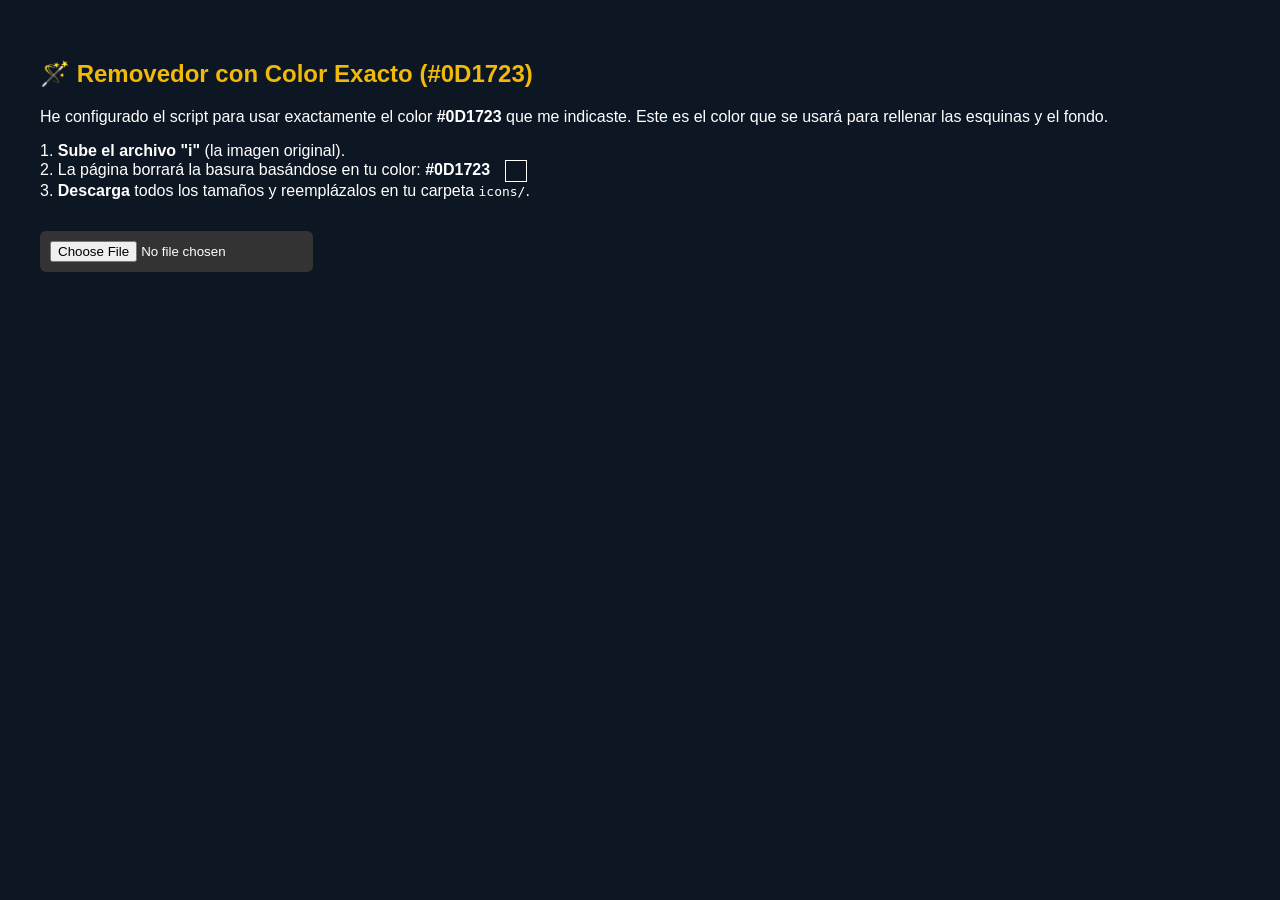
<file: fix-icons.html>
<!DOCTYPE html>
<html>

<head>
    <meta charset="utf-8">
    <style>
        body {
            background: #0D1723;
            color: white;
            font-family: sans-serif;
            padding: 2rem;
        }

        .grid {
            display: flex;
            flex-wrap: wrap;
            gap: 20px;
            margin-top: 20px;
        }

        canvas {
            display: block;
            border: 1px dashed #444;
            margin-top: 10px;
            border-radius: 8px;
        }

        .item {
            text-align: center;
            background: #222;
            padding: 10px;
            border-radius: 8px;
        }

        a {
            display: block;
            margin-top: 10px;
            color: #f0b90b;
            text-decoration: none;
            font-weight: bold;
        }

        input[type=file] {
            margin-top: 15px;
            background: #333;
            padding: 10px;
            border-radius: 6px;
        }

        h2 {
            color: #f0b90b;
        }

        #sampled-color {
            display: inline-block;
            width: 20px;
            height: 20px;
            vertical-align: middle;
            border: 1px solid white;
            margin-left: 10px;
            background-color: #0D1723;
        }
    </style>
</head>

<body>
    <h2>🪄 Removedor con Color Exacto (#0D1723)</h2>
    <p>He configurado el script para usar exactamente el color <strong>#0D1723</strong> que me indicaste. Este es el
        color que se usará para rellenar las esquinas y el fondo.</p>

    <p>1. <strong>Sube el archivo "i"</strong> (la imagen original).<br>
        2. La página borrará la basura basándose en tu color: <strong>#0D1723</strong> <span
            id="sampled-color"></span><br>
        3. <strong>Descarga</strong> todos los tamaños y reemplázalos en tu carpeta <code>icons/</code>.</p>

    <input type="file" id="upload" accept="image/*">
    <div class="grid" id="grid"></div>

    <script>
        const sizes = [16, 32, 72, 96, 120, 128, 144, 152, 180, 192, 512];
        const grid = document.getElementById('grid');

        // El color exacto que pediste (#0D1723)
        const bgR = 13;
        const bgG = 23;
        const bgB = 35;

        document.getElementById('upload').addEventListener('change', (e) => {
            const file = e.target.files[0];
            if (!file) return;

            const reader = new FileReader();
            reader.onload = (event) => {
                const img = new Image();
                img.src = event.target.result;
                img.onload = () => {
                    grid.innerHTML = '';

                    sizes.forEach(size => {
                        const canvas = document.createElement('canvas');
                        canvas.width = size;
                        canvas.height = size;
                        const ctx = canvas.getContext('2d');

                        // Ojo: empezamos pintando TODO el canvas de tu color exacto
                        ctx.fillStyle = `rgb(${bgR}, ${bgG}, ${bgB})`;
                        ctx.fillRect(0, 0, size, size);

                        // Dibujamos la imagen original encima
                        ctx.drawImage(img, 0, 0, size, size);

                        // Obtenemos todos los píxeles
                        const imgData = ctx.getImageData(0, 0, size, size);
                        const data = imgData.data;

                        // Analizar píxel a píxel
                        for (let i = 0; i < data.length; i += 4) {
                            const r = data[i], g = data[i + 1], b = data[i + 2], a = data[i + 3];

                            // Si el píxel es casi blanco/gris sin color o transparente (las esquinas)...
                            const diff = Math.max(r, g, b) - Math.min(r, g, b);

                            if (a < 255 || (diff < 40 && r > 40)) {
                                // Forzamos el reemplazo usando tu color #0D1723
                                data[i] = bgR;      // Red
                                data[i + 1] = bgG;    // Green
                                data[i + 2] = bgB;    // Blue
                                data[i + 3] = 255;    // Alpha sólido
                            }
                        }

                        // Aplicar los píxeles limpios al canvas
                        ctx.putImageData(imgData, 0, 0);

                        // Mostrar preview
                        const item = document.createElement('div');
                        item.className = 'item';

                        const preview = document.createElement('canvas');
                        const psize = Math.min(size, 128);
                        preview.width = psize;
                        preview.height = psize;
                        preview.getContext('2d').drawImage(canvas, 0, 0, psize, psize);

                        item.appendChild(preview);

                        const aLink = document.createElement('a');
                        aLink.href = canvas.toDataURL('image/png');
                        aLink.download = `icon-${size}.png`;
                        aLink.innerText = `⬇ Descargar ${size}px`;

                        item.appendChild(aLink);
                        grid.appendChild(item);
                    });
                };
            };
            reader.readAsDataURL(file);
        });
    </script>
</body>

</html>
</file>
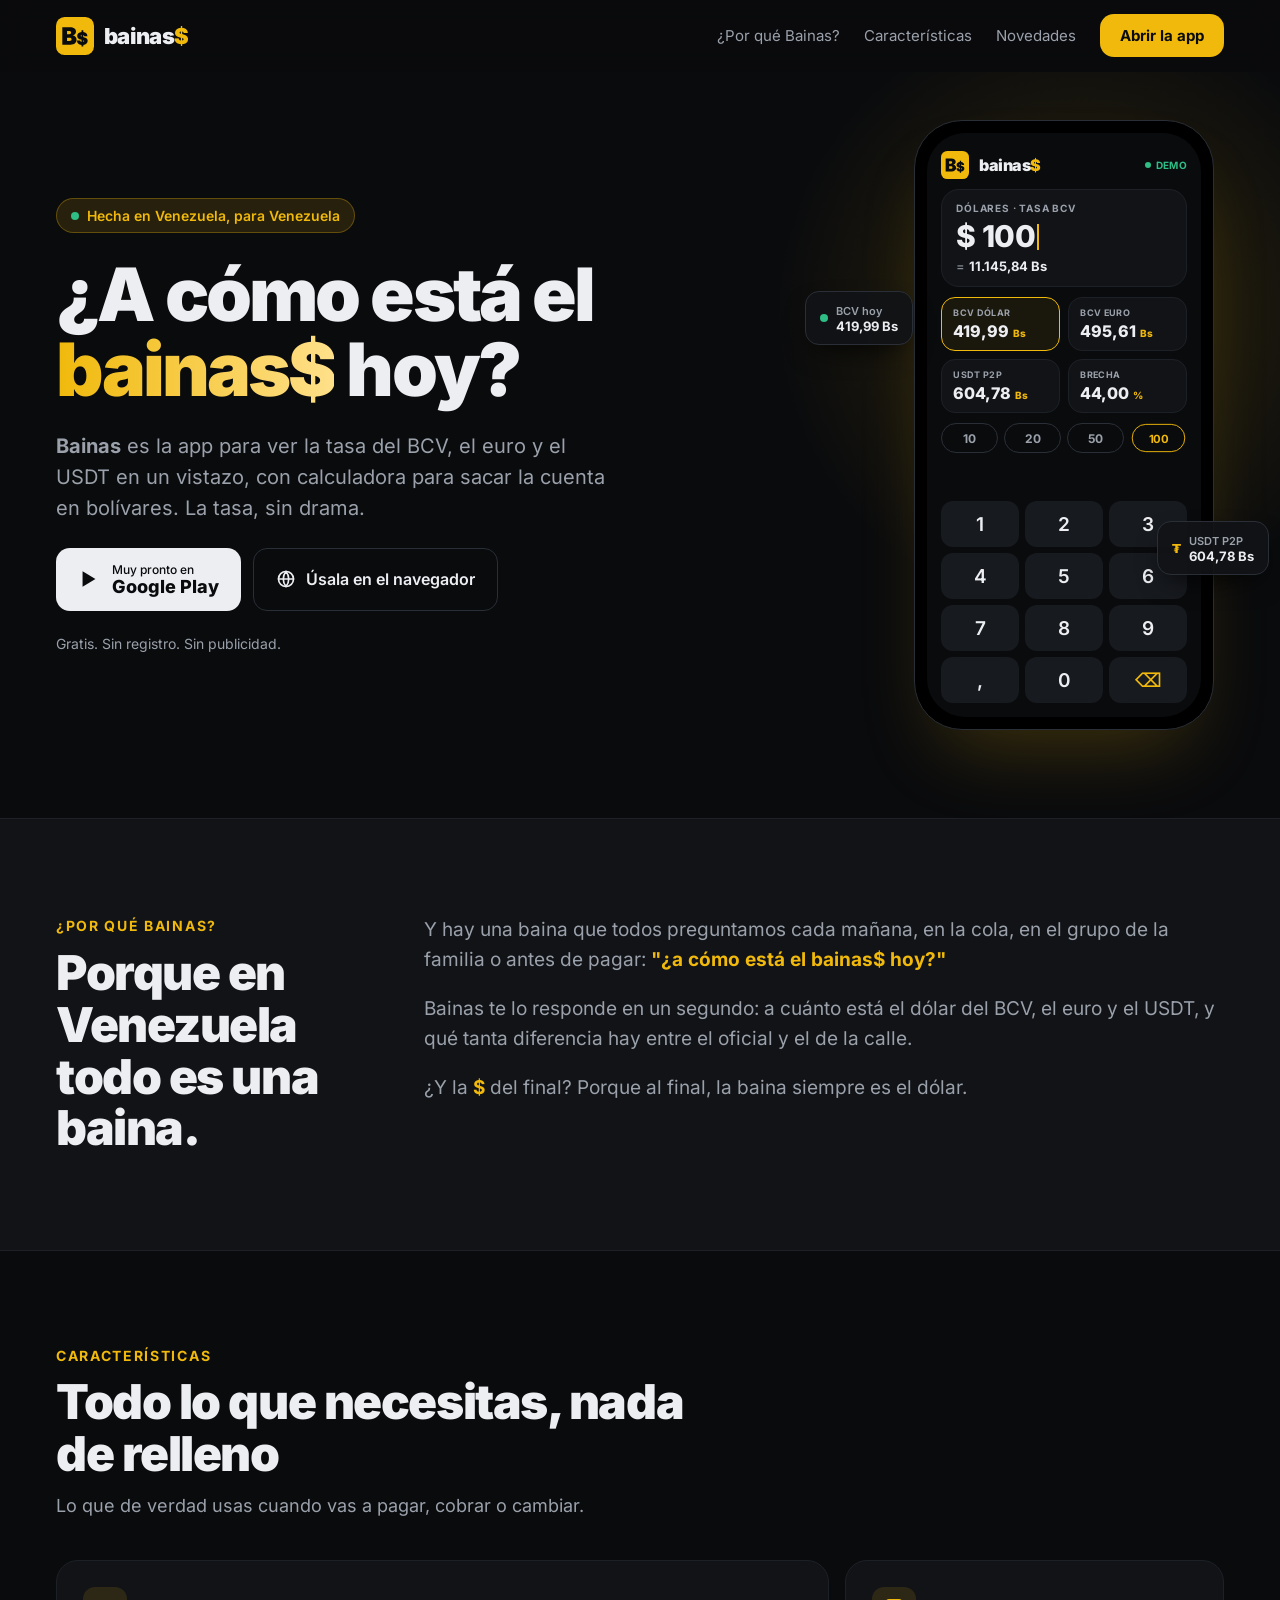
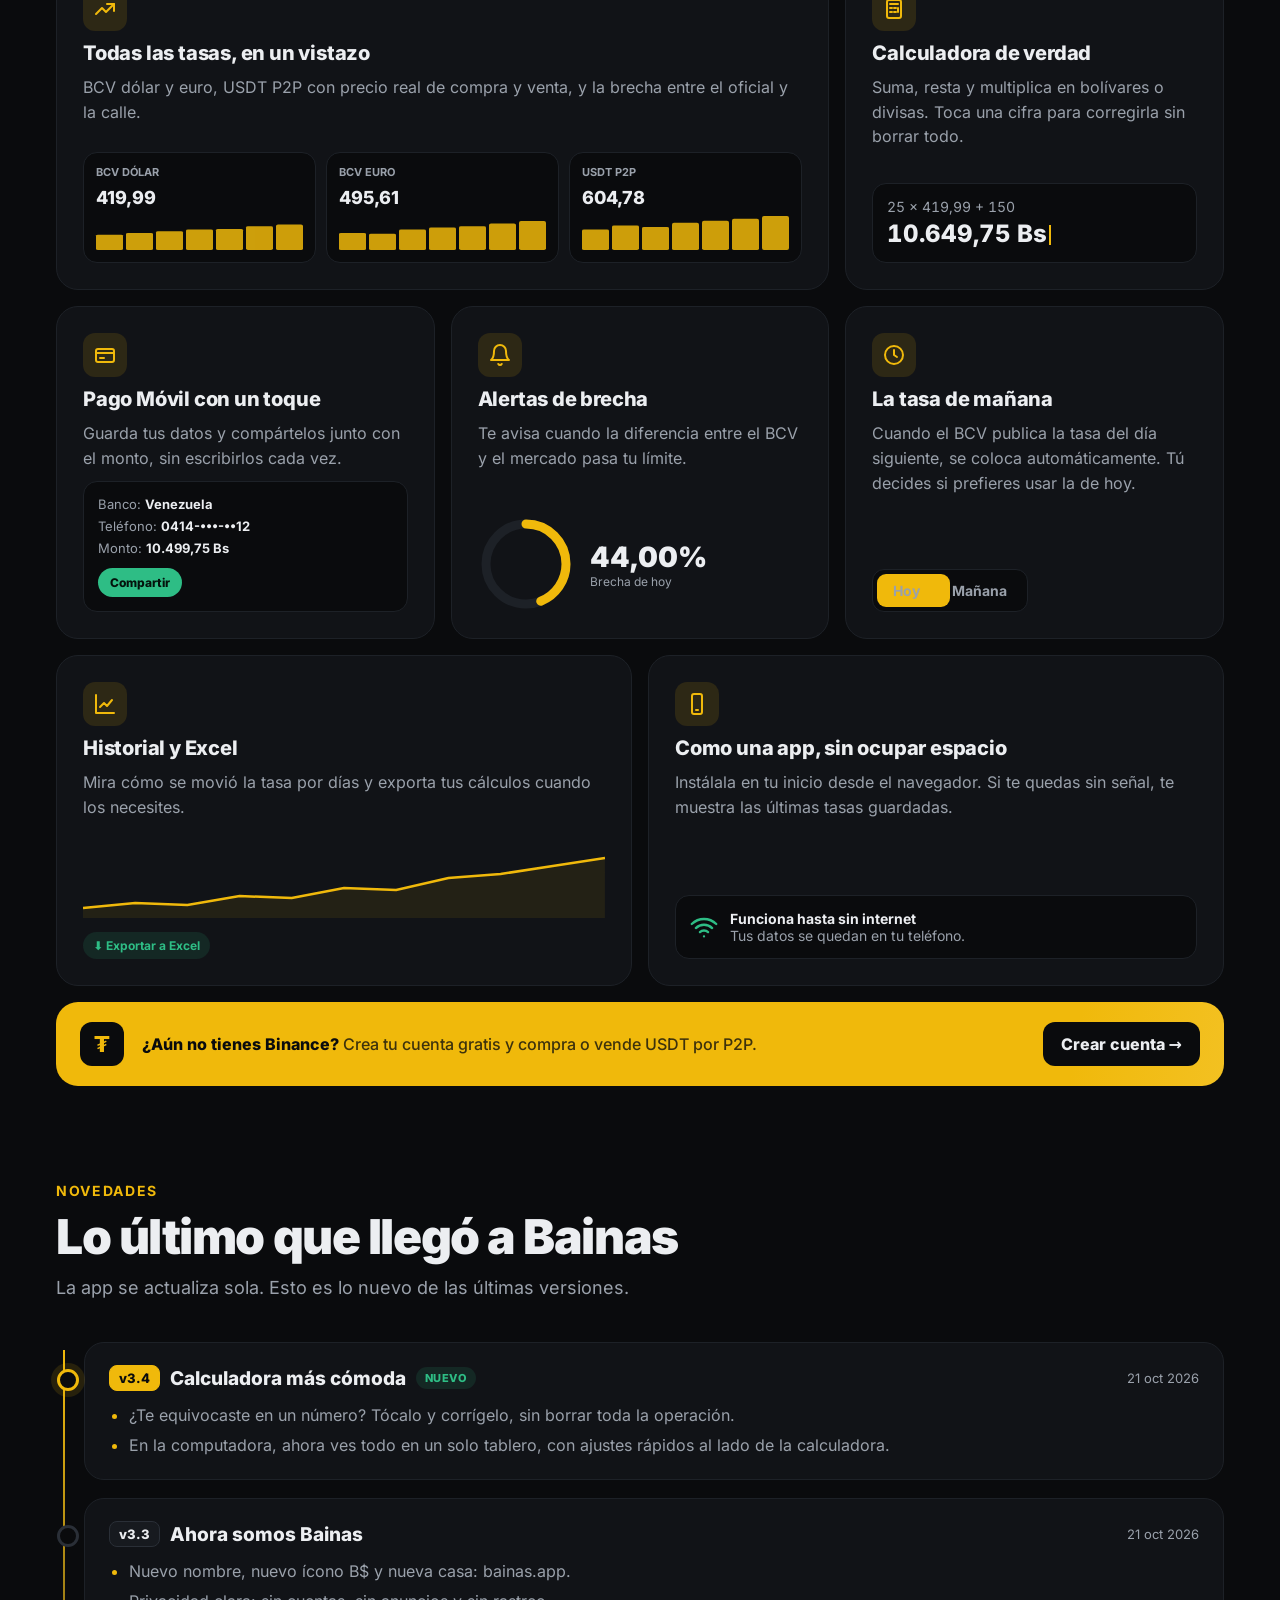
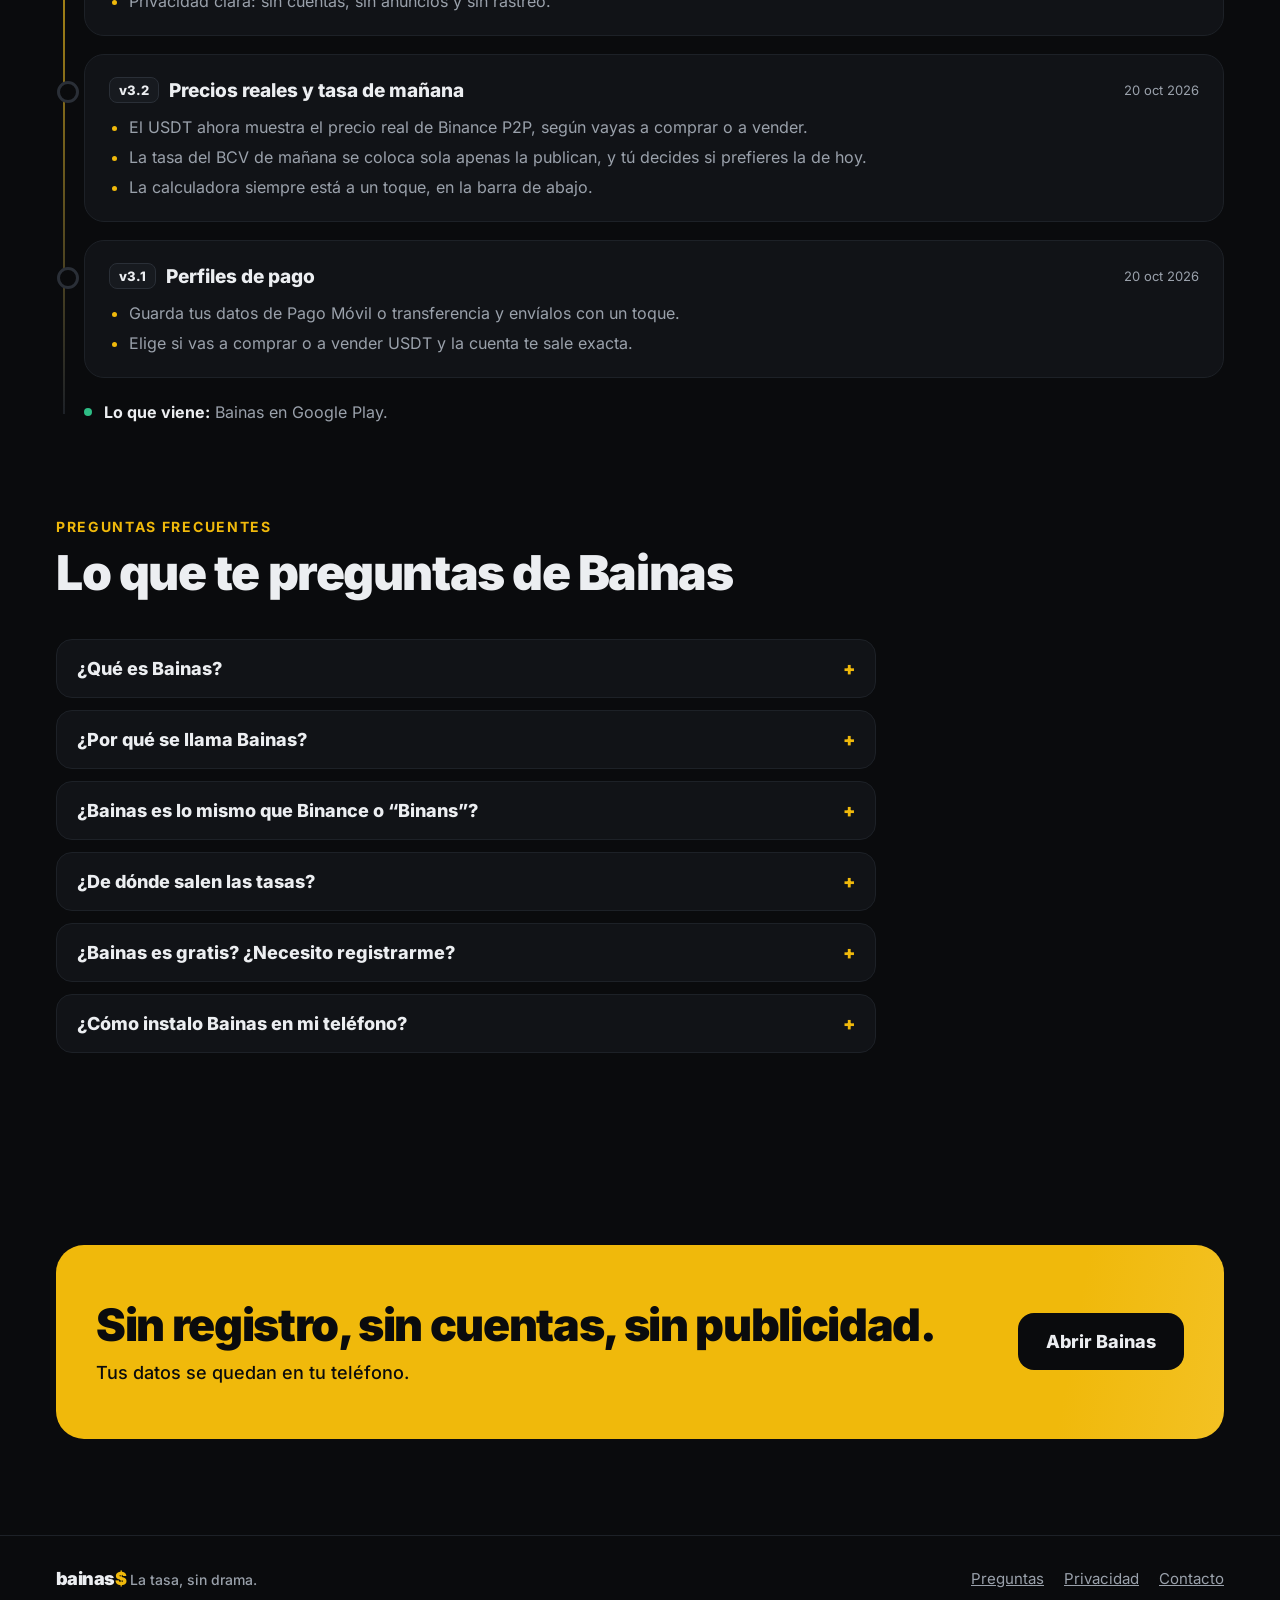
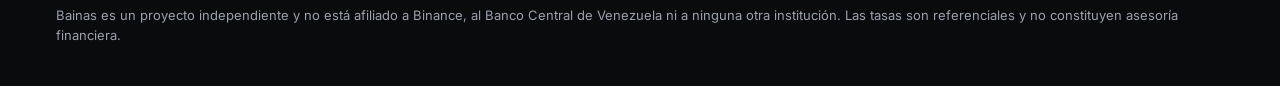
<file: landing.html>
<!DOCTYPE html>
<html lang="es">
<head>
    <meta charset="UTF-8">
    <meta name="viewport" content="width=device-width, initial-scale=1.0, viewport-fit=cover">
    <title>Bainas App: dólar BCV, euro y USDT hoy en Venezuela</title>
    <meta name="description" content="Bainas es la app gratis para saber a cómo está el dólar hoy en Venezuela: tasa BCV, euro y USDT de Binance P2P, con calculadora en bolívares. Sin registro y sin anuncios.">
    <link rel="canonical" href="https://bainas.app/">
    <meta name="robots" content="index, follow, max-image-preview:large">
    <meta name="theme-color" content="#0a0b0d">
    <meta name="application-name" content="Bainas">
    <link rel="icon" type="image/png" sizes="32x32" href="/icons/icon-32.png">
    <link rel="apple-touch-icon" sizes="180x180" href="/icons/icon-180.png">
    <!-- Vista previa al compartir el enlace (WhatsApp, Telegram, X, Facebook) -->
    <meta property="og:type" content="website">
    <meta property="og:site_name" content="Bainas">
    <meta property="og:locale" content="es_VE">
    <meta property="og:url" content="https://bainas.app/">
    <meta property="og:title" content="¿A cómo está el bainas$ hoy? · Bainas">
    <meta property="og:description" content="Tasa BCV, euro y USDT P2P al instante, con calculadora en bolívares. Gratis, sin registro y sin anuncios.">
    <meta property="og:image" content="https://bainas.app/og-image.jpg">
    <meta property="og:image:type" content="image/jpeg">
    <meta property="og:image:width" content="1200">
    <meta property="og:image:height" content="630">
    <meta property="og:image:alt" content="Bainas: ¿a cómo está el bainas$ hoy? Tasa BCV, euro y USDT al instante.">
    <meta name="twitter:card" content="summary_large_image">
    <meta name="twitter:title" content="¿A cómo está el bainas$ hoy? · Bainas">
    <meta name="twitter:description" content="Tasa BCV, euro y USDT P2P al instante, con calculadora en bolívares.">
    <meta name="twitter:image" content="https://bainas.app/og-image.jpg">
    <meta name="twitter:image:alt" content="Bainas: ¿a cómo está el bainas$ hoy? Tasa BCV, euro y USDT al instante.">
    <script type="application/ld+json">
    {
      "@context": "https://schema.org",
      "@graph": [
        {
          "@type": "Organization",
          "@id": "https://bainas.app/#org",
          "name": "Bainas",
          "alternateName": [
            "bainas$",
            "Bainas App"
          ],
          "url": "https://bainas.app/",
          "logo": {
            "@type": "ImageObject",
            "url": "https://bainas.app/icons/icon-512.png",
            "width": 512,
            "height": 512
          },
          "description": "Bainas es una app venezolana gratuita para ver la tasa del dólar BCV, el euro y el USDT de Binance P2P, con calculadora en bolívares.",
          "slogan": "La tasa, sin drama.",
          "areaServed": {
            "@type": "Country",
            "name": "Venezuela"
          },
          "email": "j.e.carrasquel86@gmail.com",
          "contactPoint": {
            "@type": "ContactPoint",
            "contactType": "customer support",
            "email": "j.e.carrasquel86@gmail.com",
            "availableLanguage": "es"
          }
        },
        {
          "@type": "WebSite",
          "@id": "https://bainas.app/#web",
          "name": "Bainas",
          "alternateName": [
            "bainas$",
            "Bainas App"
          ],
          "url": "https://bainas.app/",
          "inLanguage": "es-VE",
          "publisher": {
            "@id": "https://bainas.app/#org"
          }
        },
        {
          "@type": "WebPage",
          "@id": "https://bainas.app/#page",
          "url": "https://bainas.app/",
          "name": "Bainas App: dólar BCV, euro y USDT hoy en Venezuela",
          "inLanguage": "es-VE",
          "isPartOf": {
            "@id": "https://bainas.app/#web"
          },
          "about": {
            "@id": "https://bainas.app/#app"
          },
          "mainEntity": {
            "@id": "https://bainas.app/#app"
          },
          "primaryImageOfPage": "https://bainas.app/og-image.jpg"
        },
        {
          "@type": "WebApplication",
          "@id": "https://bainas.app/#app",
          "name": "Bainas",
          "alternateName": [
            "bainas$",
            "Bainas App"
          ],
          "url": "https://app.bainas.app/",
          "applicationCategory": "FinanceApplication",
          "operatingSystem": "Web, Android, iOS",
          "browserRequirements": "Requiere JavaScript",
          "inLanguage": "es-VE",
          "description": "Monitor de la tasa BCV, el euro y el USDT de Binance P2P en Venezuela, con calculadora en bolívares.",
          "featureList": [
            "Tasa BCV del dólar y el euro",
            "Precio del USDT en Binance P2P",
            "Brecha entre la tasa oficial y el mercado",
            "Calculadora en bolívares y divisas",
            "Perfiles de Pago Móvil",
            "Alertas de brecha",
            "Historial y exportación a Excel"
          ],
          "image": "https://bainas.app/og-image.jpg",
          "isAccessibleForFree": true,
          "offers": {
            "@type": "Offer",
            "price": "0",
            "priceCurrency": "USD"
          },
          "publisher": {
            "@id": "https://bainas.app/#org"
          }
        },
        {
          "@type": "FAQPage",
          "@id": "https://bainas.app/#faq",
          "inLanguage": "es-VE",
          "mainEntity": [
            {
              "@type": "Question",
              "name": "¿Qué es Bainas?",
              "acceptedAnswer": {
                "@type": "Answer",
                "text": "Bainas (bainas$) es una app gratuita hecha en Venezuela para consultar a cómo está el dólar hoy: la tasa oficial del BCV para el dólar y el euro, el precio del USDT en Binance P2P y la brecha entre ambos. Incluye una calculadora en bolívares, perfiles de Pago Móvil y alertas. Se usa desde el navegador en app.bainas.app y se puede instalar en el teléfono."
              }
            },
            {
              "@type": "Question",
              "name": "¿Por qué se llama Bainas?",
              "acceptedAnswer": {
                "@type": "Answer",
                "text": "Viene de “vaina”, la palabra venezolana para cualquier cosa (“pásame esa vaina”), escrita como se pronuncia. Y la vaina que todos preguntamos cada día es a cómo está el dólar; por eso el logo termina en $. Cuando alguien busca “Bainas” con B, esta es la app."
              }
            },
            {
              "@type": "Question",
              "name": "¿Bainas es lo mismo que Binance o “Binans”?",
              "acceptedAnswer": {
                "@type": "Answer",
                "text": "No. Bainas es una app independiente y no está afiliada a Binance. Solo muestra el precio público del USDT en Binance P2P como referencia, junto con la tasa del BCV. Si buscabas “binans” para ver el precio del USDT en bolívares, en Bainas lo ves sin abrir una cuenta."
              }
            },
            {
              "@type": "Question",
              "name": "¿De dónde salen las tasas?",
              "acceptedAnswer": {
                "@type": "Answer",
                "text": "El dólar y el euro oficiales son los que publica el Banco Central de Venezuela (BCV). El USDT sale de los anuncios públicos de compra y venta en Binance P2P. Las tasas son referenciales y no constituyen asesoría financiera."
              }
            },
            {
              "@type": "Question",
              "name": "¿Bainas es gratis? ¿Necesito registrarme?",
              "acceptedAnswer": {
                "@type": "Answer",
                "text": "Es gratis, no pide registro ni cuenta y no tiene publicidad. Tus datos, como los perfiles de Pago Móvil, se guardan solo en tu teléfono."
              }
            },
            {
              "@type": "Question",
              "name": "¿Cómo instalo Bainas en mi teléfono?",
              "acceptedAnswer": {
                "@type": "Answer",
                "text": "Abre app.bainas.app en Chrome o Safari y elige “Instalar app” o “Agregar a pantalla de inicio”. Queda como una app más, sin ocupar casi espacio, y muestra las últimas tasas guardadas aunque te quedes sin señal."
              }
            }
          ]
        }
      ]
    }
    </script>
    <script>
        // Quien instaló la app cuando vivía en bainas.app abre esta página como app:
        // se le manda a la app, que ahora vive en app.bainas.app.
        if (matchMedia('(display-mode: standalone)').matches || navigator.standalone) {
            location.replace('https://app.bainas.app/' + location.search);
        }
        document.documentElement.classList.add('js');
    </script>
    <link rel="preconnect" href="https://ve.dolarapi.com" crossorigin>
    <link rel="preload" href="/fonts/inter-latin-var.woff2" as="font" type="font/woff2" crossorigin>
    <style>
        /* Inter servida desde el propio sitio (antes venía de Google Fonts y bloqueaba el primer pintado). */
        @font-face {
            font-family: Inter;
            font-style: normal;
            font-weight: 400 900;
            font-display: swap;
            src: url(/fonts/inter-latin-var.woff2) format("woff2");
            unicode-range: U+0000-00FF,U+0131,U+0152-0153,U+02BB-02BC,U+02C6,U+02DA,U+02DC,U+0304,U+0308,U+0329,U+2000-206F,U+2074,U+20AC,U+2122,U+2191,U+2193,U+2212,U+2215,U+FEFF,U+FFFD;
        }
        :root {
            --bg: #0a0b0d;
            --surface: #111317;
            --surface-2: #171a1f;
            --line: #1d2127;
            --line-2: #2a2f37;
            --text: #eceef1;
            --text-2: #9aa1ab;
            --accent: #f0b90b;
            --accent-soft: rgba(240, 185, 11, 0.12);
            --green: #2ebd85;
        }

        * { box-sizing: border-box; }
        html { scroll-behavior: smooth; }
        body {
            margin: 0;
            background: var(--bg);
            color: var(--text);
            font-family: Inter, system-ui, -apple-system, "Segoe UI", sans-serif;
            overflow-x: hidden;
        }
        a { color: var(--accent); }
        a:hover { color: #ffd54a; }
        h1, h2, h3, p { margin: 0; }
        .wrap { width: 100%; max-width: 1200px; margin: 0 auto; padding-left: 16px; padding-right: 16px; }
        .accent { color: var(--accent); }

        /* ── Encabezado ── */
        .top { position: sticky; top: 0; z-index: 20; background: rgba(10, 11, 13, 0.8); backdrop-filter: blur(12px); -webkit-backdrop-filter: blur(12px); border-bottom: 1px solid transparent; transition: border-color .3s; }
        .top.scrolled { border-bottom-color: var(--line); }
        .top .wrap { display: flex; align-items: center; justify-content: space-between; gap: 16px; padding-top: 14px; padding-bottom: 14px; }
        .brand { display: flex; align-items: center; gap: 10px; text-decoration: none; color: var(--text); }
        .brand:hover { color: var(--text); }
        .word { font-weight: 900; letter-spacing: -0.03em; }
        .brand .word { font-size: 22px; }
        .top nav { display: flex; align-items: center; gap: 24px; font-size: 15px; }
        .top nav .link { color: var(--text-2); text-decoration: none; transition: color .2s; }
        .top nav .link:hover { color: var(--text); }
        .btn { display: inline-flex; align-items: center; gap: 10px; font-weight: 700; text-decoration: none; border-radius: 14px; transition: transform .2s, background .2s, border-color .2s; }
        .btn:active { transform: scale(.97); }
        .btn-yellow { background: var(--accent); color: var(--bg); padding: 12px 20px; }
        .btn-yellow:hover { background: #ffd54a; color: var(--bg); }
        .btn-ghost { border: 1px solid var(--line-2); color: var(--text); padding: 14px 22px; font-weight: 600; }
        .btn-ghost:hover { border-color: var(--text-2); color: var(--text); }
        @media (max-width: 720px) { .top nav .link { display: none; } }

        /* ── Hero ── */
        .hero { position: relative; overflow: hidden; isolation: isolate; }
        .hero::before {
            content: ""; position: absolute; z-index: -1; width: 720px; height: 720px; right: -160px; top: -120px;
            background: radial-gradient(circle, rgba(240, 185, 11, 0.16), transparent 60%);
            animation: glow 12s ease-in-out infinite alternate; pointer-events: none;
        }
        @keyframes glow { to { transform: translate(-120px, 80px) scale(1.15); } }
        .hero .wrap { display: flex; flex-wrap: wrap; align-items: center; gap: 56px; padding-top: 48px; padding-bottom: 88px; }
        .hero-copy { flex: 999 1 460px; min-width: 0; display: flex; flex-direction: column; gap: 24px; }
        .pill { align-self: flex-start; font-size: 14px; font-weight: 600; color: var(--accent); background: var(--accent-soft); border: 1px solid rgba(240, 185, 11, 0.3); padding: 8px 14px; border-radius: 999px; display: inline-flex; align-items: center; gap: 8px; }
        .dot { width: 8px; height: 8px; border-radius: 50%; background: var(--green); box-shadow: 0 0 0 0 rgba(46, 189, 133, .6); animation: ping 2s infinite; }
        @keyframes ping { 70% { box-shadow: 0 0 0 8px rgba(46, 189, 133, 0); } 100% { box-shadow: 0 0 0 0 rgba(46, 189, 133, 0); } }
        .hero h1 { font-size: clamp(2.6rem, 6vw, 4.6rem); line-height: 1.02; font-weight: 900; letter-spacing: -0.04em; }
        .hero h1 .accent { display: inline-block; background: linear-gradient(90deg, #f0b90b, #ffe08a, #f0b90b); background-size: 200% 100%; -webkit-background-clip: text; background-clip: text; color: transparent; animation: shine 4s linear infinite; }
        @keyframes shine { to { background-position: -200% 0; } }
        .lead { font-size: 20px; line-height: 1.55; color: var(--text-2); max-width: 560px; }
        .ctas { display: flex; flex-wrap: wrap; gap: 12px; }
        .store { cursor: default; display: inline-flex; align-items: center; gap: 12px; background: var(--text); color: var(--bg); padding: 14px 22px; border-radius: 14px; }
        .store small { display: block; font-size: 12px; font-weight: 500; }
        .store b { display: block; font-size: 18px; font-weight: 800; line-height: 1.1; }
        .fine { font-size: 14px; color: var(--text-2); }

        /* Entrada escalonada del hero */
        .js .rise { opacity: 0; animation: rise .5s cubic-bezier(.34, 1.56, .64, 1) forwards; }
        .js .rise:nth-child(2) { animation-delay: .06s; }
        .js .rise:nth-child(3) { animation-delay: .12s; }
        .js .rise:nth-child(4) { animation-delay: .18s; }
        .js .rise:nth-child(5) { animation-delay: .24s; }
        .js .stage.rise { animation-name: pop; animation-delay: .15s; }
        @keyframes rise { from { opacity: 0; transform: translateY(16px) scale(.97); } to { opacity: 1; transform: none; } }
        @keyframes pop { from { opacity: 0; transform: translateY(24px) scale(.9) rotate(3deg); } to { opacity: 1; transform: none; } }

        /* ── Mini app del teléfono ── */
        .stage { flex: 1 1 320px; display: flex; flex-direction: column; align-items: center; gap: 14px; position: relative; }
        .phone { width: 300px; height: 610px; background: #000; border-radius: 48px; padding: 12px; border: 1px solid var(--line-2); box-shadow: 0 40px 80px -30px rgba(240, 185, 11, .25); position: relative; animation: float 6s ease-in-out infinite; }
        @keyframes float { 50% { transform: translateY(-8px); } }
        .screen { height: 100%; border-radius: 38px; background: var(--bg); overflow: hidden; padding: 18px 14px 14px; display: flex; flex-direction: column; gap: 10px; position: relative; user-select: none; -webkit-user-select: none; }
        .app-head { display: flex; align-items: center; justify-content: space-between; }
        .app-head .brand .word { font-size: 16px; }
        .live { font-size: 10px; font-weight: 700; color: var(--green); display: inline-flex; align-items: center; gap: 5px; letter-spacing: .04em; }
        .live .dot { width: 6px; height: 6px; }
        .amount { background: var(--surface); border: 1px solid var(--line); border-radius: 18px; padding: 12px 14px; display: flex; flex-direction: column; gap: 4px; }
        .amount-top { font-size: 10px; font-weight: 700; color: var(--text-2); letter-spacing: .08em; }
        .amount-val { font-size: 30px; font-weight: 800; letter-spacing: -0.02em; white-space: nowrap; overflow: hidden; }
        .caret { display: inline-block; width: 2px; height: 26px; background: var(--accent); vertical-align: -3px; margin-left: 2px; animation: blink 1s steps(1) infinite; }
        @keyframes blink { 50% { opacity: 0; } }
        .amount-res { font-size: 13px; color: var(--text-2); white-space: nowrap; overflow: hidden; text-overflow: ellipsis; }
        .amount-res b { color: var(--text); }
        .rates { display: grid; grid-template-columns: repeat(2, minmax(0, 1fr)); gap: 8px; }
        .rate { background: var(--surface); border: 1px solid var(--line); border-radius: 14px; padding: 9px 11px; display: flex; flex-direction: column; gap: 3px; text-align: left; font: inherit; color: inherit; cursor: pointer; transition: border-color .25s, background .25s, transform .15s; }
        .rate:disabled { cursor: default; }
        .rate.on { border-color: var(--accent); background: rgba(240, 185, 11, .07); }
        .rate > span { font-size: 9px; font-weight: 700; color: var(--text-2); letter-spacing: .04em; }
        .rate b { font-size: 16px; font-weight: 800; }
        .rate b small { font-size: 10px; color: var(--accent); }
        .keys { margin-top: auto; display: grid; grid-template-columns: repeat(3, minmax(0, 1fr)); gap: 6px; }
        .chips { display: flex; gap: 6px; }
        .chip { flex: 1; height: 30px; border: 1px solid var(--line-2); border-radius: 999px; background: transparent; color: var(--text-2); font: 700 12px Inter, system-ui, sans-serif; cursor: pointer; transition: border-color .2s, color .2s, transform .1s; }
        .chip:active, .chip.press { border-color: var(--accent); color: var(--accent); transform: scale(.94); }
        .key { height: 46px; border: 0; border-radius: 12px; background: var(--surface-2); color: var(--text); font: 600 19px Inter, system-ui, sans-serif; cursor: pointer; transition: background .15s, transform .1s; touch-action: manipulation; }
        .key:active, .key.press { background: #262b33; transform: scale(.94); }
        .key.k-del { color: var(--accent); }
        .tap { position: absolute; width: 38px; height: 38px; margin: -19px 0 0 -19px; border-radius: 50%; background: rgba(240, 185, 11, .35); border: 2px solid rgba(240, 185, 11, .8); pointer-events: none; opacity: 0; transform: scale(.4); z-index: 5; }
        .tap.go { animation: tap .5s ease-out; }
        @keyframes tap { 0% { opacity: 1; transform: scale(.4); } 100% { opacity: 0; transform: scale(1.3); } }
        .bob { position: absolute; z-index: 2; background: rgba(17, 19, 23, .9); border: 1px solid var(--line-2); border-radius: 14px; padding: 10px 14px; font-size: 13px; font-weight: 700; display: none; align-items: center; gap: 8px; box-shadow: 0 12px 30px -12px #000; animation: bob 5s ease-in-out infinite; }
        .bob small { color: var(--text-2); font-weight: 600; font-size: 11px; }
        .bob-a { left: -110px; top: 170px; }
        .bob-b { right: -56px; top: 400px; animation-delay: -2.5s; }
        @keyframes bob { 50% { transform: translateY(-10px); } }
        @media (min-width: 1100px) { .bob { display: inline-flex; } }

        /* ── Secciones ── */
        .section { padding-top: 96px; padding-bottom: 96px; }
        .eyebrow { font-size: 14px; font-weight: 700; letter-spacing: 0.12em; color: var(--accent); text-transform: uppercase; }
        .h2 { font-size: clamp(2rem, 4vw, 3rem); line-height: 1.08; font-weight: 900; letter-spacing: -0.03em; }
        .sec-head { display: flex; flex-direction: column; gap: 12px; margin-bottom: 40px; max-width: 680px; }
        .sec-head p { font-size: 18px; line-height: 1.55; color: var(--text-2); }
        .faq { display: flex; flex-direction: column; gap: 12px; max-width: 820px; }
        .faq details { background: var(--surface); border: 1px solid var(--line); border-radius: 16px; }
        .faq summary { cursor: pointer; list-style: none; padding: 18px 20px; font-size: 18px; font-weight: 800; display: flex; justify-content: space-between; gap: 16px; }
        .faq summary::-webkit-details-marker { display: none; }
        .faq summary::after { content: "+"; color: var(--accent); font-weight: 900; }
        .faq details[open] summary::after { content: "\2212"; }
        .faq details p { padding: 0 20px 18px; font-size: 16px; line-height: 1.6; color: var(--text-2); }

        /* Entradas cortas con rebote; el retraso escalonado lo pone el script */
        .js .reveal { opacity: 0; transform: translateY(20px) scale(.96); transition: opacity .35s ease-out, transform .5s cubic-bezier(.34, 1.56, .64, 1); }
        .js .card.reveal { transform: translateY(24px) scale(.94) rotate(-1.5deg); }
        .js .card.reveal:nth-child(even) { transform: translateY(24px) scale(.94) rotate(1.5deg); }
        .js .rel.reveal, .js .soon.reveal { transform: translateX(-28px); }
        .js .reveal.in, .js .reveal.in:nth-child(n) { opacity: 1; transform: none; }
        .js .card.reveal.in:hover { transform: translateY(-3px); }

        /* ── Características (bento) ── */
        .bento { display: grid; grid-template-columns: minmax(0, 1fr); gap: 16px; }
        @media (min-width: 680px) { .bento { grid-template-columns: repeat(2, minmax(0, 1fr)); } .c-wide { grid-column: span 2; } }
        @media (min-width: 980px) {
            .bento { grid-template-columns: repeat(6, minmax(0, 1fr)); }
            .c-4 { grid-column: span 4; } .c-2 { grid-column: span 2; } .c-3 { grid-column: span 3; }
            .c-wide { grid-column: span 4; }
        }
        .card { background: var(--surface); border: 1px solid var(--line); border-radius: 22px; padding: 26px; display: flex; flex-direction: column; gap: 10px; overflow: hidden; position: relative; transition: border-color .3s, transform .3s; }
        .card:hover { border-color: var(--line-2); transform: translateY(-3px); }
        .card h3 { font-size: 20px; font-weight: 800; letter-spacing: -0.01em; }
        .card p { font-size: 16px; line-height: 1.55; color: var(--text-2); }
        .ico { width: 44px; height: 44px; border-radius: 12px; background: var(--accent-soft); display: inline-flex; align-items: center; justify-content: center; }
        .viz { margin-top: auto; padding-top: 18px; }

        .ticker { display: grid; grid-template-columns: repeat(3, minmax(0, 1fr)); gap: 10px; }
        .tk { background: var(--bg); border: 1px solid var(--line); border-radius: 14px; padding: 12px; display: flex; flex-direction: column; gap: 8px; }
        .tk span { font-size: 11px; font-weight: 700; color: var(--text-2); }
        .tk b { font-size: 18px; font-weight: 800; }
        .bars { display: flex; align-items: flex-end; gap: 3px; height: 34px; }
        .bars i { flex: 1; height: 100%; background: var(--accent); border-radius: 2px; opacity: .85; transform-origin: bottom; transform: scaleY(.2); transition: transform .8s cubic-bezier(.2, .7, .2, 1); }
        .in .bars i { transform: scaleY(var(--h)); }

        .op { background: var(--bg); border: 1px solid var(--line); border-radius: 14px; padding: 14px; font-variant-numeric: tabular-nums; }
        .op .l1 { font-size: 14px; color: var(--text-2); }
        .op .l2 { font-size: 24px; font-weight: 800; margin-top: 4px; }

        .paycard { background: var(--bg); border: 1px solid var(--line); border-radius: 14px; padding: 14px; display: flex; flex-direction: column; gap: 6px; font-size: 13px; color: var(--text-2); }
        .paycard b { color: var(--text); }
        .share { align-self: flex-start; margin-top: 6px; background: var(--green); color: #04130c; font-weight: 800; font-size: 12px; padding: 7px 12px; border-radius: 999px; animation: nudge 2.4s ease-in-out infinite; }
        @keyframes nudge { 0%, 70%, 100% { transform: none; } 80% { transform: scale(1.08); } 90% { transform: scale(.97); } }

        .gauge { display: flex; align-items: center; gap: 16px; }
        .gauge svg { flex: none; }
        .gauge .arc { stroke-dasharray: 251; stroke-dashoffset: 251; transition: stroke-dashoffset 1.4s cubic-bezier(.2, .7, .2, 1); }
        .in .gauge .arc { stroke-dashoffset: calc(251 - 251 * var(--p)); }
        .gauge b { font-size: 28px; font-weight: 900; }
        .gauge small { display: block; font-size: 12px; color: var(--text-2); }

        .switch { display: inline-flex; background: var(--bg); border: 1px solid var(--line); border-radius: 12px; padding: 4px; position: relative; }
        .switch span { position: relative; z-index: 1; padding: 8px 16px; font-size: 14px; font-weight: 700; color: var(--text-2); transition: color .3s; }
        .switch::before { content: ""; position: absolute; top: 4px; bottom: 4px; left: 4px; width: calc(50% - 4px); background: var(--accent); border-radius: 9px; animation: flip 4s ease-in-out infinite; }
        .switch span:first-child { animation: c1 4s infinite; }
        .switch span:last-child { animation: c2 4s infinite; }
        @keyframes flip { 0%, 40% { transform: none; } 50%, 90% { transform: translateX(100%); } 100% { transform: none; } }
        @keyframes c1 { 0%, 40% { color: var(--bg); } 50%, 90% { color: var(--text-2); } 100% { color: var(--bg); } }
        @keyframes c2 { 0%, 40% { color: var(--text-2); } 50%, 90% { color: var(--bg); } 100% { color: var(--text-2); } }

        .spark path.ln { stroke-dasharray: 600; stroke-dashoffset: 600; transition: stroke-dashoffset 1.8s ease-out; }
        .in .spark path.ln { stroke-dashoffset: 0; }
        .xls { display: inline-flex; align-items: center; gap: 6px; font-size: 12px; font-weight: 700; color: var(--green); background: rgba(46, 189, 133, .12); padding: 6px 10px; border-radius: 999px; margin-top: 10px; }

        .wifi { display: flex; align-items: center; gap: 12px; background: var(--bg); border: 1px solid var(--line); border-radius: 14px; padding: 14px; font-size: 14px; color: var(--text-2); }
        .wifi b { color: var(--text); display: block; }

        /* Enlace de referido de Binance */
        .refer { margin-top: 16px; display: flex; flex-wrap: wrap; align-items: center; gap: 14px 18px; padding: 20px 24px; border-radius: 22px; background: linear-gradient(100deg, #f0b90b 0%, #f0b90b 35%, #f8cf4a 50%, #f0b90b 65%, #f0b90b 100%); background-size: 250% 100%; animation: shine 7s linear infinite; color: var(--bg); text-decoration: none; transition: transform .3s; }
        .refer:hover { color: var(--bg); }
        .js .refer.reveal.in:hover { transform: translateY(-3px); }
        .refer-ico { flex: none; width: 44px; height: 44px; border-radius: 12px; background: var(--bg); color: var(--accent); font-weight: 900; font-size: 22px; display: inline-flex; align-items: center; justify-content: center; }
        .refer-txt { flex: 1 1 260px; min-width: 0; font-size: 16px; line-height: 1.5; color: rgba(10, 11, 13, .78); font-weight: 500; }
        .refer-txt b { color: var(--bg); font-weight: 800; }
        .refer-go { flex: none; font-weight: 800; color: var(--text); background: var(--bg); padding: 12px 18px; border-radius: 12px; white-space: nowrap; }

        /* ── ¿Por qué? ── */
        .why { background: var(--surface); border-top: 1px solid var(--line); border-bottom: 1px solid var(--line); }
        .why .wrap { display: flex; flex-wrap: wrap; gap: 48px; align-items: flex-start; }
        .why-l { flex: 1 1 320px; min-width: 0; }
        .why-l .h2 { margin-top: 12px; }
        .why-r { flex: 999 1 460px; min-width: 0; display: flex; flex-direction: column; gap: 18px; font-size: 19px; line-height: 1.6; color: var(--text-2); }
        .why-r strong { color: var(--accent); }

        /* ── Novedades ── */
        .timeline { position: relative; display: flex; flex-direction: column; gap: 18px; padding-left: 28px; }
        .timeline::before { content: ""; position: absolute; left: 7px; top: 8px; bottom: 8px; width: 2px; background: linear-gradient(var(--accent), var(--line)); }
        .rel { position: relative; background: var(--surface); border: 1px solid var(--line); border-radius: 20px; padding: 22px 24px; }
        .rel::before { content: ""; position: absolute; left: -28px; top: 26px; width: 16px; height: 16px; border-radius: 50%; background: var(--bg); border: 3px solid var(--line-2); }
        .rel.new::before { border-color: var(--accent); box-shadow: 0 0 0 6px var(--accent-soft); }
        .rel-head { display: flex; flex-wrap: wrap; align-items: center; gap: 10px; margin-bottom: 12px; }
        .ver { font-size: 13px; font-weight: 800; background: var(--surface-2); border: 1px solid var(--line-2); border-radius: 8px; padding: 4px 9px; }
        .rel.new .ver { background: var(--accent); color: var(--bg); border-color: var(--accent); }
        .rel-head h3 { font-size: 19px; font-weight: 800; }
        .date { font-size: 13px; color: var(--text-2); margin-left: auto; }
        .badge { font-size: 11px; font-weight: 800; color: var(--green); background: rgba(46, 189, 133, .12); border-radius: 999px; padding: 4px 9px; letter-spacing: .04em; }
        .rel ul { margin: 0; padding-left: 20px; display: flex; flex-direction: column; gap: 6px; color: var(--text-2); font-size: 16px; line-height: 1.5; }
        .rel li::marker { color: var(--accent); }
        .soon { display: flex; align-items: center; gap: 12px; font-size: 16px; color: var(--text-2); padding: 6px 0 0; }
        .soon b { color: var(--text); }

        /* ── CTA y pie ── */
        .cta { background: linear-gradient(100deg, #f0b90b 0%, #f0b90b 35%, #f8cf4a 50%, #f0b90b 65%, #f0b90b 100%); background-size: 250% 100%; animation: shine 7s linear infinite; color: var(--bg); border-radius: 28px; padding: 56px 40px; display: flex; flex-wrap: wrap; align-items: center; justify-content: space-between; gap: 28px; }
        .cta .h2 { font-size: clamp(1.9rem, 4vw, 2.8rem); }
        .cta p { margin-top: 12px; font-size: 18px; font-weight: 500; }
        .cta .btn { background: var(--bg); color: var(--text); font-size: 18px; font-weight: 800; padding: 18px 28px; border-radius: 16px; }
        .cta .btn:hover { color: var(--text); background: #1d2127; }
        @media (max-width: 520px) { .cta { padding: 40px 24px; } }
        footer { border-top: 1px solid var(--line); }
        footer .wrap { padding-top: 32px; padding-bottom: 40px; display: flex; flex-direction: column; gap: 16px; }
        .foot-row { display: flex; flex-wrap: wrap; gap: 24px; align-items: center; justify-content: space-between; }
        .foot-row nav { display: flex; flex-wrap: wrap; gap: 20px; font-size: 15px; }
        .foot-row nav a { color: var(--text-2); }
        .legal { font-size: 13px; line-height: 1.6; color: var(--text-2); }

        @media (prefers-reduced-motion: reduce) {
            *, *::before, *::after { animation: none !important; transition: none !important; }
            .js .rise, .js .reveal { opacity: 1; transform: none; }
            .bars i { transform: scaleY(var(--h)); }
            .gauge .arc { stroke-dashoffset: calc(251 - 251 * var(--p)); }
            .spark path.ln { stroke-dashoffset: 0; }
        }
    </style>
</head>
<body>
<svg width="0" height="0" style="position: absolute" aria-hidden="true">
    <symbol id="logo" viewBox="0 0 1024 1024"><rect width="1024" height="1024" rx="230.4" fill="#F0B90B"></rect><path fill="#0A0B0D" d="M169.97 747.52H391.9C494.01 747.52 554.39 691.25 554.39 614.11C554.39 547.72 508.24 502.2 447.54 499.99V499.35C502.23 488.92 538.59 448.77 538.59 394.08C538.59 325.48 481.68 276.48 374.2 276.48H169.97ZM297.69 648.89V555.94H367.24C399.17 555.94 419.72 574.28 419.72 602.41C419.72 630.55 399.17 648.89 367.24 648.89ZM297.69 463V375.11H359.34C388.42 375.11 407.08 392.5 407.08 419.06C407.08 445.61 388.42 463 359.34 463Z"></path><path fill="#0A0B0D" d="M687.64 797.14H736.35V751.84C811.69 744.33 854.03 705.18 854.03 641.45C854.03 587.28 821.02 557.23 743.18 542.89L736.35 541.53V482.57C750 488.72 758.43 500.33 760.02 515.81H846.97C844.92 452.76 804.41 412.7 736.35 404.5V358.75H687.64V403.82C616.85 410.87 570.19 452.53 570.19 511.25C570.19 561.56 605.7 596.38 671.25 608.9L687.64 612.09V675.37C666.92 669.68 654.41 655.34 653.27 634.62H563.81C563.81 704.73 607.52 745.93 687.64 752.07ZM736.35 674.68V623.47C752.74 629.61 760.48 637.58 760.48 648.51C760.48 660.57 751.37 669.9 736.35 674.68ZM687.64 530.83C672.39 525.14 665.33 517.63 665.33 506.7C665.33 495.09 673.98 485.99 687.64 481.21Z"></path></symbol>
</svg>

<header class="top" id="top">
    <div class="wrap">
        <a href="#inicio" class="brand"><svg width="38" height="38" aria-hidden="true"><use href="#logo"></use></svg><span class="word">bainas<span class="accent">$</span></span></a>
        <nav aria-label="Principal">
            <a class="link" href="#por-que">¿Por qué Bainas?</a>
            <a class="link" href="#caracteristicas">Características</a>
            <a class="link" href="#novedades">Novedades</a>
            <a class="btn btn-yellow" href="https://app.bainas.app/">Abrir la app</a>
        </nav>
    </div>
</header>

<main>
<section class="hero" id="inicio">
    <div class="wrap">
        <div class="hero-copy">
            <div class="pill rise"><span class="dot"></span>Hecha en Venezuela, para Venezuela</div>
            <h1 class="rise">¿A cómo está el <span class="accent">bainas$</span> hoy?</h1>
            <p class="lead rise"><strong>Bainas</strong> es la app para ver la tasa del BCV, el euro y el USDT en un vistazo, con calculadora para sacar la cuenta en bolívares. La tasa, sin drama.</p>
            <div class="ctas rise">
                <span class="store">
                    <svg width="22" height="22" viewBox="0 0 24 24" aria-hidden="true"><path d="M5 3.5v17l14-8.5z" fill="#0a0b0d"></path></svg>
                    <span><small>Muy pronto en</small><b>Google Play</b></span>
                </span>
                <a class="btn btn-ghost" href="https://app.bainas.app/">
                    <svg width="20" height="20" viewBox="0 0 24 24" fill="none" stroke="currentColor" stroke-width="2" stroke-linecap="round" stroke-linejoin="round" aria-hidden="true"><circle cx="12" cy="12" r="9"></circle><path d="M3 12h18M12 3a14 14 0 0 1 0 18M12 3a14 14 0 0 0 0 18"></path></svg>
                    Úsala en el navegador
                </a>
            </div>
            <p class="fine rise">Gratis. Sin registro. Sin publicidad.</p>
        </div>

        <div class="stage rise">
            <div class="phone">
                <div class="bob bob-a" aria-hidden="true"><span class="dot"></span><span><small>BCV hoy</small><br><span data-bob="bcv">419,99 Bs</span></span></div>
                <div class="bob bob-b" aria-hidden="true"><span class="accent">₮</span><span><small>USDT P2P</small><br><span data-bob="usdt">604,78 Bs</span></span></div>
                <div class="screen" id="mini" role="group" aria-label="Demo interactiva de Bainas">
                    <div class="app-head">
                        <span class="brand"><svg width="28" height="28" aria-hidden="true"><use href="#logo"></use></svg><span class="word">bainas<span class="accent">$</span></span></span>
                        <span class="live"><span class="dot"></span><span id="live-label">EN VIVO</span></span>
                    </div>
                    <div class="amount">
                        <span class="amount-top" id="m-label">DÓLARES · TASA BCV</span>
                        <span class="amount-val"><span id="m-sym">$</span> <span id="m-amt">1</span><span class="caret"></span></span>
                        <span class="amount-res">= <b id="m-res">419,99 Bs</b></span>
                    </div>
                    <div class="rates">
                        <button class="rate on" data-cur="usd" type="button"><span>BCV DÓLAR</span><b><span data-rate="usd">419,99</span> <small>Bs</small></b></button>
                        <button class="rate" data-cur="eur" type="button"><span>BCV EURO</span><b><span data-rate="eur">495,61</span> <small>Bs</small></b></button>
                        <button class="rate" data-cur="usdt" type="button"><span>USDT P2P</span><b><span data-rate="usdt">604,78</span> <small>Bs</small></b></button>
                        <button class="rate" type="button" disabled><span>BRECHA</span><b><span data-rate="gap">44,00</span> <small>%</small></b></button>
                    </div>
                    <div class="chips">
                        <button class="chip" type="button" data-q="10">10</button><button class="chip" type="button" data-q="20">20</button><button class="chip" type="button" data-q="50">50</button><button class="chip" type="button" data-q="100">100</button>
                    </div>
                    <div class="keys">
                        <button class="key" type="button" data-k="1">1</button><button class="key" type="button" data-k="2">2</button><button class="key" type="button" data-k="3">3</button>
                        <button class="key" type="button" data-k="4">4</button><button class="key" type="button" data-k="5">5</button><button class="key" type="button" data-k="6">6</button>
                        <button class="key" type="button" data-k="7">7</button><button class="key" type="button" data-k="8">8</button><button class="key" type="button" data-k="9">9</button>
                        <button class="key" type="button" data-k=",">,</button><button class="key" type="button" data-k="0">0</button><button class="key k-del" type="button" data-k="del" aria-label="Borrar">⌫</button>
                    </div>
                    <span class="tap" id="tap" aria-hidden="true"></span>
                </div>
            </div>
        </div>
    </div>
</section>

<section class="why" id="por-que">
    <div class="wrap section">
        <div class="why-l reveal">
            <span class="eyebrow">¿Por qué Bainas?</span>
            <h2 class="h2">Porque en Venezuela todo es una baina.</h2>
        </div>
        <div class="why-r reveal">
            <p>Y hay una baina que todos preguntamos cada mañana, en la cola, en el grupo de la familia o antes de pagar: <strong>"¿a cómo está el bainas$ hoy?"</strong></p>
            <p>Bainas te lo responde en un segundo: a cuánto está el dólar del BCV, el euro y el USDT, y qué tanta diferencia hay entre el oficial y el de la calle.</p>
            <p>¿Y la <strong class="accent">$</strong> del final? Porque al final, la baina siempre es el dólar.</p>
        </div>
    </div>
</section>

<section class="section" id="caracteristicas">
    <div class="wrap">
        <div class="sec-head reveal">
            <span class="eyebrow">Características</span>
            <h2 class="h2">Todo lo que necesitas, nada de relleno</h2>
            <p>Lo que de verdad usas cuando vas a pagar, cobrar o cambiar.</p>
        </div>
        <div class="bento">
            <article class="card c-4 c-wide reveal">
                <span class="ico"><svg width="24" height="24" viewBox="0 0 24 24" fill="none" stroke="#f0b90b" stroke-width="2" stroke-linecap="round" stroke-linejoin="round" aria-hidden="true"><path d="M3 17l6-6 4 4 8-8"></path><path d="M14 7h7v7"></path></svg></span>
                <h3>Todas las tasas, en un vistazo</h3>
                <p>BCV dólar y euro, USDT P2P con precio real de compra y venta, y la brecha entre el oficial y la calle.</p>
                <div class="viz ticker">
                    <div class="tk"><span>BCV DÓLAR</span><b data-rate="usd">419,99</b><div class="bars"><i style="--h:.45"></i><i style="--h:.5"></i><i style="--h:.55"></i><i style="--h:.6"></i><i style="--h:.62"></i><i style="--h:.7"></i><i style="--h:.75"></i></div></div>
                    <div class="tk"><span>BCV EURO</span><b data-rate="eur">495,61</b><div class="bars"><i style="--h:.5"></i><i style="--h:.48"></i><i style="--h:.6"></i><i style="--h:.66"></i><i style="--h:.7"></i><i style="--h:.78"></i><i style="--h:.85"></i></div></div>
                    <div class="tk"><span>USDT P2P</span><b data-rate="usdt">604,78</b><div class="bars"><i style="--h:.6"></i><i style="--h:.72"></i><i style="--h:.68"></i><i style="--h:.8"></i><i style="--h:.86"></i><i style="--h:.92"></i><i style="--h:1"></i></div></div>
                </div>
            </article>
            <article class="card c-2 reveal">
                <span class="ico"><svg width="24" height="24" viewBox="0 0 24 24" fill="none" stroke="#f0b90b" stroke-width="2" stroke-linecap="round" stroke-linejoin="round" aria-hidden="true"><rect x="5" y="3" width="14" height="18" rx="2"></rect><path d="M8 7h8M8 11h2M12 11h2M8 15h2M12 15h2M16 11v4"></path></svg></span>
                <h3>Calculadora de verdad</h3>
                <p>Suma, resta y multiplica en bolívares o divisas. Toca una cifra para corregirla sin borrar todo.</p>
                <div class="viz op"><div class="l1">25 × 419,99 + 150</div><div class="l2">10.649,75 Bs<span class="caret" style="height: 20px"></span></div></div>
            </article>
            <article class="card c-2 reveal">
                <span class="ico"><svg width="24" height="24" viewBox="0 0 24 24" fill="none" stroke="#f0b90b" stroke-width="2" stroke-linecap="round" stroke-linejoin="round" aria-hidden="true"><rect x="3" y="6" width="18" height="13" rx="2"></rect><path d="M3 10h18M7 15h4"></path></svg></span>
                <h3>Pago Móvil con un toque</h3>
                <p>Guarda tus datos y compártelos junto con el monto, sin escribirlos cada vez.</p>
                <div class="viz paycard">
                    <span>Banco: <b>Venezuela</b></span>
                    <span>Teléfono: <b>0414-•••-••12</b></span>
                    <span>Monto: <b>10.499,75 Bs</b></span>
                    <span class="share">Compartir</span>
                </div>
            </article>
            <article class="card c-2 reveal">
                <span class="ico"><svg width="24" height="24" viewBox="0 0 24 24" fill="none" stroke="#f0b90b" stroke-width="2" stroke-linecap="round" stroke-linejoin="round" aria-hidden="true"><path d="M6 8a6 6 0 0 1 12 0c0 7 3 9 3 9H3s3-2 3-9"></path><path d="M10.3 21a1.94 1.94 0 0 0 3.4 0"></path></svg></span>
                <h3>Alertas de brecha</h3>
                <p>Te avisa cuando la diferencia entre el BCV y el mercado pasa tu límite.</p>
                <div class="viz gauge" id="gauge" style="--p:.44">
                    <svg width="96" height="96" viewBox="0 0 96 96" aria-hidden="true"><circle cx="48" cy="48" r="40" fill="none" stroke="#1d2127" stroke-width="9"></circle><circle class="arc" cx="48" cy="48" r="40" fill="none" stroke="#f0b90b" stroke-width="9" stroke-linecap="round" transform="rotate(-90 48 48)"></circle></svg>
                    <div><b><span data-rate="gap">44,00</span>%</b><small>Brecha de hoy</small></div>
                </div>
            </article>
            <article class="card c-2 reveal">
                <span class="ico"><svg width="24" height="24" viewBox="0 0 24 24" fill="none" stroke="#f0b90b" stroke-width="2" stroke-linecap="round" stroke-linejoin="round" aria-hidden="true"><circle cx="12" cy="12" r="9"></circle><path d="M12 7v5l3 2"></path></svg></span>
                <h3>La tasa de mañana</h3>
                <p>Cuando el BCV publica la tasa del día siguiente, se coloca automáticamente. Tú decides si prefieres usar la de hoy.</p>
                <div class="viz"><div class="switch"><span>Hoy</span><span>Mañana</span></div></div>
            </article>
            <article class="card c-3 reveal">
                <span class="ico"><svg width="24" height="24" viewBox="0 0 24 24" fill="none" stroke="#f0b90b" stroke-width="2" stroke-linecap="round" stroke-linejoin="round" aria-hidden="true"><path d="M3 3v18h18"></path><path d="M7 15l4-4 3 3 5-6"></path></svg></span>
                <h3>Historial y Excel</h3>
                <p>Mira cómo se movió la tasa por días y exporta tus cálculos cuando los necesites.</p>
                <div class="viz">
                    <svg class="spark" width="100%" height="70" viewBox="0 0 300 70" preserveAspectRatio="none" aria-hidden="true"><path d="M0 60 L30 55 L60 57 L90 48 L120 50 L150 40 L180 42 L210 30 L240 26 L270 18 L300 10 L300 70 L0 70Z" fill="rgba(240,185,11,.08)"></path><path class="ln" d="M0 60 L30 55 L60 57 L90 48 L120 50 L150 40 L180 42 L210 30 L240 26 L270 18 L300 10" fill="none" stroke="#f0b90b" stroke-width="2.5" vector-effect="non-scaling-stroke"></path></svg>
                    <span class="xls">⬇ Exportar a Excel</span>
                </div>
            </article>
            <article class="card c-3 reveal">
                <span class="ico"><svg width="24" height="24" viewBox="0 0 24 24" fill="none" stroke="#f0b90b" stroke-width="2" stroke-linecap="round" stroke-linejoin="round" aria-hidden="true"><rect x="7" y="2" width="10" height="20" rx="2"></rect><path d="M11 18h2"></path></svg></span>
                <h3>Como una app, sin ocupar espacio</h3>
                <p>Instálala en tu inicio desde el navegador. Si te quedas sin señal, te muestra las últimas tasas guardadas.</p>
                <div class="viz wifi">
                    <svg width="28" height="28" viewBox="0 0 24 24" fill="none" stroke="#2ebd85" stroke-width="2" stroke-linecap="round" stroke-linejoin="round" aria-hidden="true"><path d="M12 20h.01M8.5 16.4a5 5 0 0 1 7 0M5 12.9a10 10 0 0 1 14 0M1.5 9.4a15 15 0 0 1 21 0"></path></svg>
                    <span><b>Funciona hasta sin internet</b>Tus datos se quedan en tu teléfono.</span>
                </div>
            </article>
        </div>
        <a class="refer reveal" href="https://www.binance.com/activity/referral-entry/CPA?ref=CPA_00PD39AJIC" target="_blank" rel="noopener sponsored">
            <span class="refer-ico" aria-hidden="true">₮</span>
            <span class="refer-txt"><b>¿Aún no tienes Binance?</b> Crea tu cuenta gratis y compra o vende USDT por P2P.</span>
            <span class="refer-go">Crear cuenta <span aria-hidden="true">→</span></span>
        </a>
    </div>
</section>

<section class="section" id="novedades" style="padding-top: 0">
    <div class="wrap">
        <div class="sec-head reveal">
            <span class="eyebrow">Novedades</span>
            <h2 class="h2">Lo último que llegó a Bainas</h2>
            <p>La app se actualiza sola. Esto es lo nuevo de las últimas versiones.</p>
        </div>
        <div class="timeline">
            <article class="rel new reveal">
                <div class="rel-head"><span class="ver">v3.4</span><h3>Calculadora más cómoda</h3><span class="badge">NUEVO</span><span class="date">21 oct 2026</span></div>
                <ul>
                    <li>¿Te equivocaste en un número? Tócalo y corrígelo, sin borrar toda la operación.</li>
                    <li>En la computadora, ahora ves todo en un solo tablero, con ajustes rápidos al lado de la calculadora.</li>
                </ul>
            </article>
            <article class="rel reveal">
                <div class="rel-head"><span class="ver">v3.3</span><h3>Ahora somos Bainas</h3><span class="date">21 oct 2026</span></div>
                <ul>
                    <li>Nuevo nombre, nuevo ícono B$ y nueva casa: bainas.app.</li>
                    <li>Privacidad clara: sin cuentas, sin anuncios y sin rastreo.</li>
                </ul>
            </article>
            <article class="rel reveal">
                <div class="rel-head"><span class="ver">v3.2</span><h3>Precios reales y tasa de mañana</h3><span class="date">20 oct 2026</span></div>
                <ul>
                    <li>El USDT ahora muestra el precio real de Binance P2P, según vayas a comprar o a vender.</li>
                    <li>La tasa del BCV de mañana se coloca sola apenas la publican, y tú decides si prefieres la de hoy.</li>
                    <li>La calculadora siempre está a un toque, en la barra de abajo.</li>
                </ul>
            </article>
            <article class="rel reveal">
                <div class="rel-head"><span class="ver">v3.1</span><h3>Perfiles de pago</h3><span class="date">20 oct 2026</span></div>
                <ul>
                    <li>Guarda tus datos de Pago Móvil o transferencia y envíalos con un toque.</li>
                    <li>Elige si vas a comprar o a vender USDT y la cuenta te sale exacta.</li>
                </ul>
            </article>
            <div class="soon reveal"><span class="dot"></span><span><b>Lo que viene:</b> Bainas en Google Play.</span></div>
        </div>
    </div>
</section>

<section class="section" id="preguntas" style="padding-top: 0">
    <div class="wrap">
        <div class="sec-head reveal">
            <span class="eyebrow">Preguntas frecuentes</span>
            <h2 class="h2">Lo que te preguntas de Bainas</h2>
        </div>
        <div class="faq reveal">
            <details>
                <summary>¿Qué es Bainas?</summary>
                <p>Bainas (bainas$) es una app gratuita hecha en Venezuela para consultar a cómo está el dólar hoy: la tasa oficial del BCV para el dólar y el euro, el precio del USDT en Binance P2P y la brecha entre ambos. Incluye una calculadora en bolívares, perfiles de Pago Móvil y alertas. Se usa desde el navegador en app.bainas.app y se puede instalar en el teléfono.</p>
            </details>
            <details>
                <summary>¿Por qué se llama Bainas?</summary>
                <p>Viene de “vaina”, la palabra venezolana para cualquier cosa (“pásame esa vaina”), escrita como se pronuncia. Y la vaina que todos preguntamos cada día es a cómo está el dólar; por eso el logo termina en $. Cuando alguien busca “Bainas” con B, esta es la app.</p>
            </details>
            <details>
                <summary>¿Bainas es lo mismo que Binance o “Binans”?</summary>
                <p>No. Bainas es una app independiente y no está afiliada a Binance. Solo muestra el precio público del USDT en Binance P2P como referencia, junto con la tasa del BCV. Si buscabas “binans” para ver el precio del USDT en bolívares, en Bainas lo ves sin abrir una cuenta.</p>
            </details>
            <details>
                <summary>¿De dónde salen las tasas?</summary>
                <p>El dólar y el euro oficiales son los que publica el Banco Central de Venezuela (BCV). El USDT sale de los anuncios públicos de compra y venta en Binance P2P. Las tasas son referenciales y no constituyen asesoría financiera.</p>
            </details>
            <details>
                <summary>¿Bainas es gratis? ¿Necesito registrarme?</summary>
                <p>Es gratis, no pide registro ni cuenta y no tiene publicidad. Tus datos, como los perfiles de Pago Móvil, se guardan solo en tu teléfono.</p>
            </details>
            <details>
                <summary>¿Cómo instalo Bainas en mi teléfono?</summary>
                <p>Abre app.bainas.app en Chrome o Safari y elige “Instalar app” o “Agregar a pantalla de inicio”. Queda como una app más, sin ocupar casi espacio, y muestra las últimas tasas guardadas aunque te quedes sin señal.</p>
            </details>
        </div>
    </div>
</section>

<section class="section" id="descarga">
    <div class="wrap">
        <div class="cta reveal">
            <div style="flex: 999 1 420px; min-width: 0">
                <h2 class="h2">Sin registro, sin cuentas, sin publicidad.</h2>
                <p>Tus datos se quedan en tu teléfono.</p>
            </div>
            <a class="btn" href="https://app.bainas.app/">Abrir Bainas</a>
        </div>
    </div>
</section>
</main>

<footer>
    <div class="wrap">
        <div class="foot-row">
            <span class="word" style="font-size: 18px">bainas<span class="accent">$</span> <span style="font-weight: 500; font-size: 14px; color: var(--text-2); letter-spacing: 0">La tasa, sin drama.</span></span>
            <nav aria-label="Legal">
                <a href="#preguntas">Preguntas</a>
                <a href="/privacidad">Privacidad</a>
                <a href="mailto:j.e.carrasquel86@gmail.com">Contacto</a>
            </nav>
        </div>
        <p class="legal">Bainas es un proyecto independiente y no está afiliado a Binance, al Banco Central de Venezuela ni a ninguna otra institución. Las tasas son referenciales y no constituyen asesoría financiera.</p>
    </div>
</footer>

<script>
(() => {
    const $ = (s, r = document) => r.querySelector(s);
    const $$ = (s, r = document) => [...r.querySelectorAll(s)];
    const reduced = matchMedia('(prefers-reduced-motion: reduce)').matches;
    const fmt = (n) => n.toLocaleString('es-VE', { minimumFractionDigits: 2, maximumFractionDigits: 2 });

    // Borde del encabezado al hacer scroll
    const top = $('#top');
    addEventListener('scroll', () => top.classList.toggle('scrolled', scrollY > 8), { passive: true });

    // Aparición al hacer scroll
    const io = new IntersectionObserver((entries) => {
        entries.filter((e) => e.isIntersecting).forEach((e, n) => {
            e.target.style.transitionDelay = Math.min(n * 70, 280) + 'ms';
            e.target.classList.add('in');
            setTimeout(() => { e.target.style.transitionDelay = ''; }, 900);
            io.unobserve(e.target);
        });
    }, { threshold: 0.15 });
    $$('.reveal').forEach((el) => io.observe(el));

    // ── Mini app ──
    const rates = { usd: 419.99, eur: 495.61, usdt: 604.78 };
    const CUR = {
        usd: { sym: '$', label: 'DÓLARES · TASA BCV' },
        eur: { sym: '€', label: 'EUROS · TASA BCV' },
        usdt: { sym: '₮', label: 'USDT · BINANCE P2P' },
    };
    let cur = 'usd';
    let amt = '1';
    let shown = rates.usd;
    let raf = 0;

    const mini = $('#mini');
    const elAmt = $('#m-amt'), elRes = $('#m-res'), elSym = $('#m-sym'), elLabel = $('#m-label');

    const animateTo = (target) => {
        cancelAnimationFrame(raf);
        if (reduced) { shown = target; elRes.textContent = fmt(target) + ' Bs'; return; }
        const from = shown, t0 = performance.now();
        const step = (t) => {
            const k = Math.min(1, (t - t0) / 450);
            shown = from + (target - from) * (1 - Math.pow(1 - k, 3));
            elRes.textContent = fmt(shown) + ' Bs';
            if (k < 1) raf = requestAnimationFrame(step);
        };
        raf = requestAnimationFrame(step);
    };

    const render = () => {
        const [ent, dec] = amt.split(',');
        elAmt.textContent = Number(ent || 0).toLocaleString('es-VE') + (dec !== undefined ? ',' + dec : '');
        elSym.textContent = CUR[cur].sym;
        elLabel.textContent = CUR[cur].label;
        $$('.rate[data-cur]', mini).forEach((b) => b.classList.toggle('on', b.dataset.cur === cur));
        animateTo(parseFloat(amt.replace(',', '.') || '0') * rates[cur]);
    };

    const press = (k) => {
        if (k === 'del') amt = amt.length > 1 ? amt.slice(0, -1) : '0';
        else if (k === ',') { if (!amt.includes(',')) amt += ','; }
        else {
            const dec = amt.split(',')[1];
            if (dec !== undefined && dec.length >= 2) return;
            if (amt.replace(',', '').length >= 7) return;
            amt = amt === '0' ? k : amt + k;
        }
        render();
    };

    const showRates = () => {
        rates.gap = (rates.usdt / rates.usd - 1) * 100;
        $$('[data-rate]').forEach((el) => { el.textContent = fmt(rates[el.dataset.rate]); });
        $('[data-bob="bcv"]').textContent = fmt(rates.usd) + ' Bs';
        $('[data-bob="usdt"]').textContent = fmt(rates.usdt) + ' Bs';
        $('#gauge').style.setProperty('--p', Math.min(1, rates.gap / 100).toFixed(3));
        render();
    };

    // Tasas reales del día (las mismas fuentes que usa la app). Si fallan, quedan las de ejemplo.
    Promise.all(['dolares', 'euros'].map((p) => fetch('https://ve.dolarapi.com/v1/' + p).then((r) => r.json())))
        .then(([usd, eur]) => {
            const of = (arr, f) => (Array.isArray(arr) ? arr.find((i) => i.fuente === f) : arr)?.promedio;
            const bcv = of(usd, 'oficial'), par = of(usd, 'paralelo'), euro = of(eur, 'oficial');
            if (bcv > 0 && par > 0 && euro > 0) { Object.assign(rates, { usd: bcv, eur: euro, usdt: par }); showRates(); }
        })
        .catch(() => { $('#live-label').textContent = 'DEMO'; });
    showRates();

    // ── Demo que se usa sola hasta que la persona toque ──
    const tapEl = $('#tap');
    const keyEl = (k) => $(`.key[data-k="${k}"]`, mini);
    const tapOn = (el) => {
        const a = el.getBoundingClientRect(), s = mini.getBoundingClientRect();
        tapEl.style.left = (a.left - s.left + a.width / 2) + 'px';
        tapEl.style.top = (a.top - s.top + a.height / 2) + 'px';
        tapEl.classList.remove('go'); void tapEl.offsetWidth; tapEl.classList.add('go');
        el.classList.add('press'); setTimeout(() => el.classList.remove('press'), 160);
    };
    const script = [
        ['q', '100'], ['wait'], ['wait'],
        ['cur', 'eur'], ['wait'], ['wait'], ['cur', 'usdt'], ['wait'], ['wait'],
        ['del'], ['del'], ['del'], ['k', '2'], ['k', '5'], ['wait'], ['wait'],
        ['cur', 'usd'], ['wait'], ['wait'], ['q', '20'], ['wait'], ['k', '0'], ['wait'], ['wait'], ['wait'],
    ];
    let i = 0, timer = 0, idleUntil = 0, visible = true;
    const tick = () => {
        timer = setTimeout(tick, 650);
        if (!visible || document.hidden || Date.now() < idleUntil) return;
        const [type, v] = script[i];
        i = (i + 1) % script.length;
        if (type === 'k' || type === 'del') { const el = keyEl(type === 'del' ? 'del' : v); tapOn(el); press(type === 'del' ? 'del' : v); }
        else if (type === 'q') { tapOn($(`.chip[data-q="${v}"]`, mini)); amt = v; render(); }
        else if (type === 'cur') { const el = $(`.rate[data-cur="${v}"]`, mini); tapOn(el); cur = v; render(); }
    };
    new IntersectionObserver(([e]) => { visible = e.isIntersecting; }).observe(mini);
    if (!reduced) timer = setTimeout(tick, 1600);

    // La persona toma el control: la demo se pausa mientras use la mini app.
    mini.addEventListener('pointerdown', () => { idleUntil = Date.now() + 15000; i = 0; });
    $$('.key', mini).forEach((b) => b.addEventListener('click', () => press(b.dataset.k)));
    $$('.rate[data-cur]', mini).forEach((b) => b.addEventListener('click', () => { cur = b.dataset.cur; render(); }));
    $$('.chip', mini).forEach((b) => b.addEventListener('click', () => { amt = b.dataset.q; render(); }));
})();
</script>
</body>
</html>
</file>
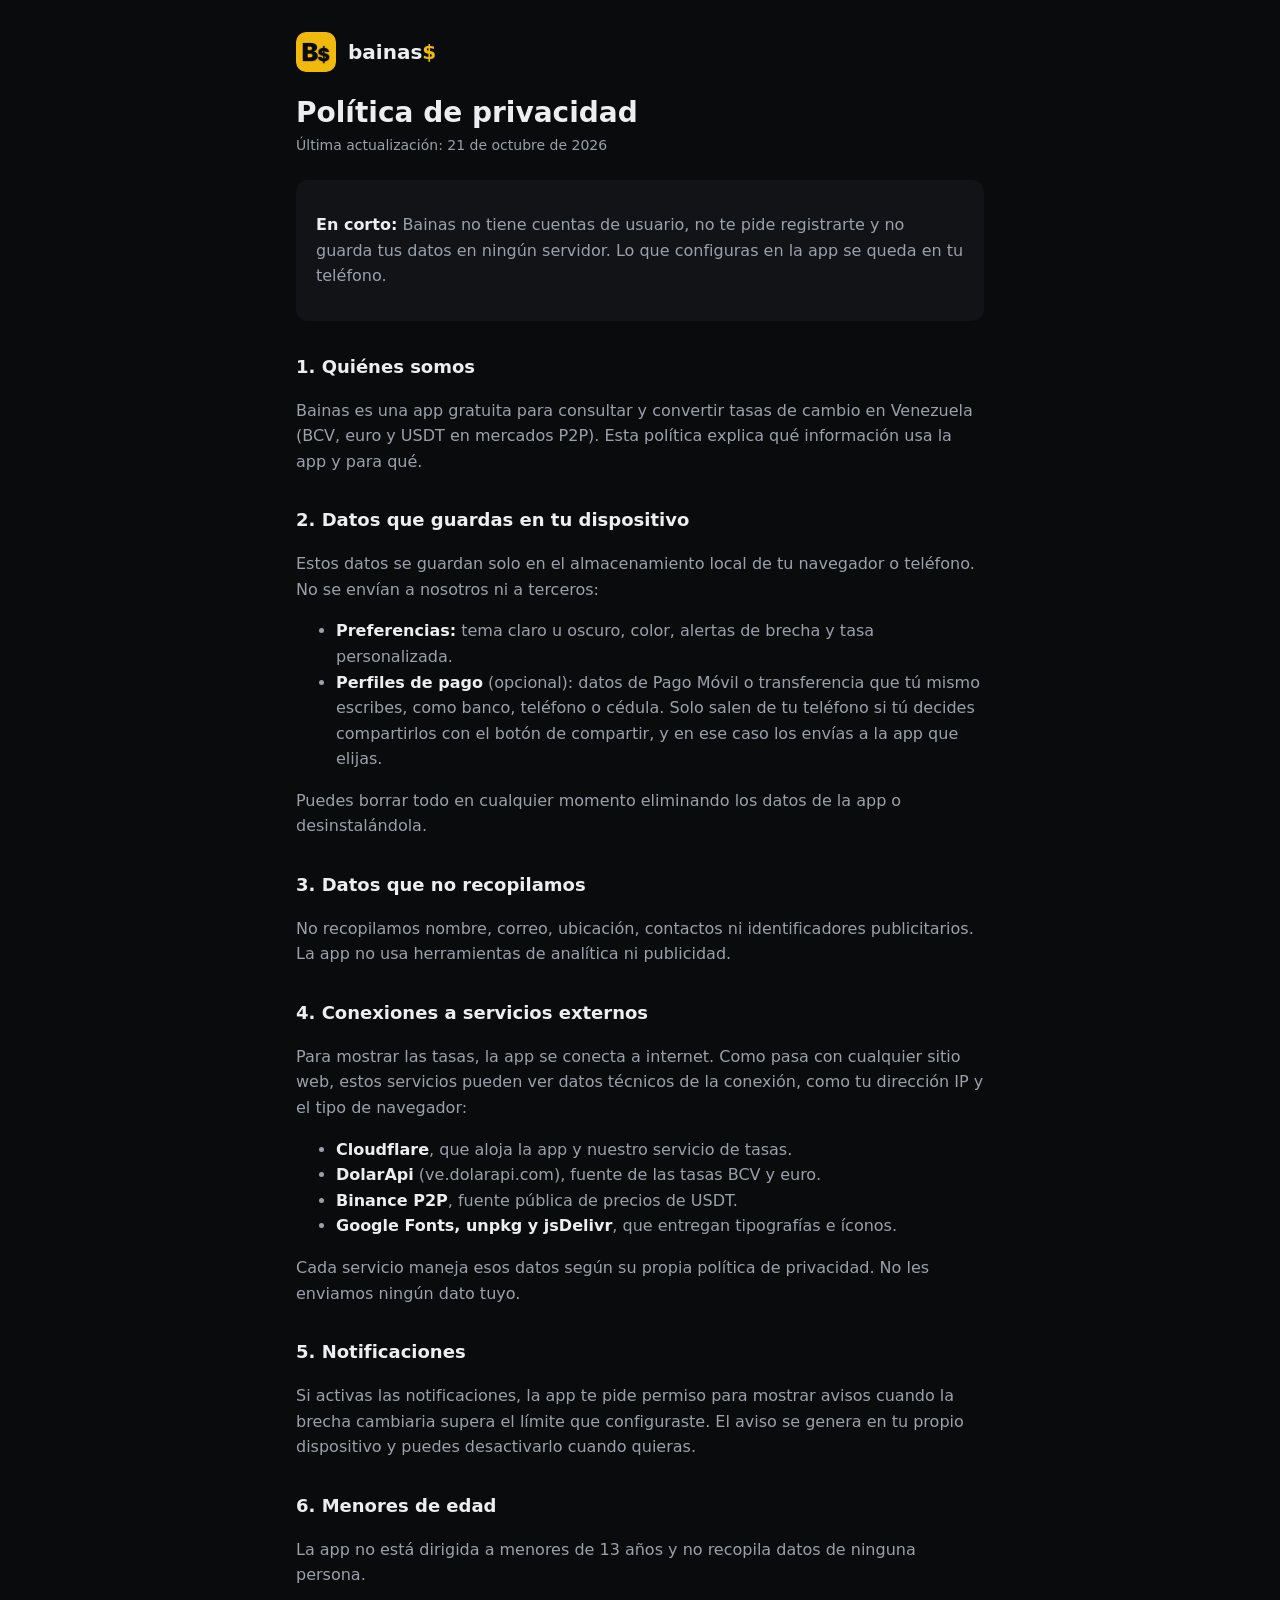
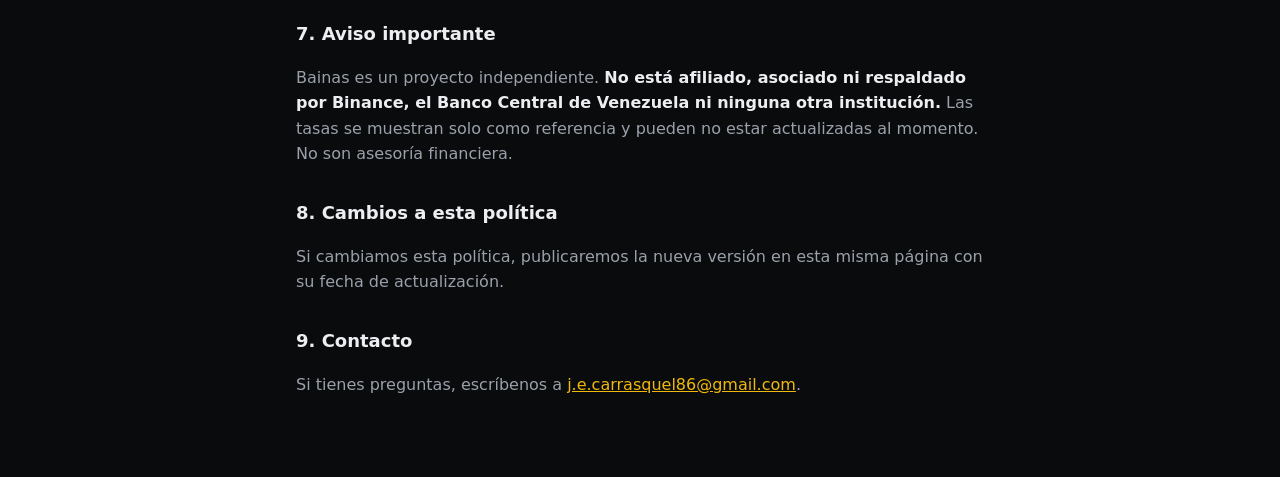
<file: privacidad.html>
<!DOCTYPE html>
<html lang="es">

<head>
    <meta charset="UTF-8">
    <meta name="viewport" content="width=device-width, initial-scale=1.0">
    <title>Política de privacidad · Bainas</title>
    <meta name="description" content="Política de privacidad de Bainas, monitor y calculadora de tasas para Venezuela.">
    <link rel="canonical" href="https://bainas.app/privacidad">
    <meta property="og:type" content="website">
    <meta property="og:site_name" content="Bainas">
    <meta property="og:url" content="https://bainas.app/privacidad">
    <meta property="og:title" content="Política de privacidad · Bainas">
    <meta property="og:description" content="Bainas no tiene cuentas, no usa anuncios ni analítica y no guarda tus datos en ningún servidor.">
    <meta property="og:image" content="https://bainas.app/og-image.jpg">
    <meta name="twitter:card" content="summary_large_image">
    <meta name="theme-color" content="#0a0b0d">
    <link rel="icon" type="image/png" sizes="32x32" href="icons/icon-32.png">
    <style>
        :root {
            --bg: #0a0b0d;
            --surface: #111317;
            --text: #eceef1;
            --text-2: #9aa1ab;
            --accent: #f0b90b;
        }

        * { box-sizing: border-box; }

        body {
            margin: 0;
            background: var(--bg);
            color: var(--text);
            font: 16px/1.6 Inter, system-ui, -apple-system, "Segoe UI", sans-serif;
        }

        main {
            max-width: 720px;
            margin: 0 auto;
            padding: 32px 16px 64px;
        }

        header {
            display: flex;
            align-items: center;
            gap: 12px;
            margin-bottom: 24px;
        }

        header img { border-radius: 10px; }

        header a {
            color: var(--text);
            font-weight: 800;
            font-size: 20px;
            text-decoration: none;
        }

        header a span { color: var(--accent); }

        h1 { font-size: 28px; line-height: 1.2; margin: 0 0 4px; }
        h2 { font-size: 18px; margin: 32px 0 8px; }
        p, li { color: var(--text-2); }
        strong { color: var(--text); }
        a { color: var(--accent); }

        .updated { font-size: 14px; margin: 0 0 24px; }

        .box {
            background: var(--surface);
            border-radius: 12px;
            padding: 16px 20px;
        }
    </style>
</head>

<body>
    <main>
        <header>
            <img src="icons/icon-96.png" alt="" width="40" height="40">
            <a href="https://bainas.app/">bainas<span>$</span></a>
        </header>

        <h1>Política de privacidad</h1>
        <p class="updated">Última actualización: 21 de octubre de 2026</p>

        <div class="box">
            <p><strong>En corto:</strong> Bainas no tiene cuentas de usuario, no te pide registrarte y no
                guarda tus datos en ningún servidor. Lo que configuras en la app se queda en tu teléfono.</p>
        </div>

        <h2>1. Quiénes somos</h2>
        <p>Bainas es una app gratuita para consultar y convertir tasas de cambio en Venezuela (BCV, euro y USDT
            en mercados P2P). Esta política explica qué información usa la app y para qué.</p>

        <h2>2. Datos que guardas en tu dispositivo</h2>
        <p>Estos datos se guardan solo en el almacenamiento local de tu navegador o teléfono. No se envían a
            nosotros ni a terceros:</p>
        <ul>
            <li><strong>Preferencias:</strong> tema claro u oscuro, color, alertas de brecha y tasa personalizada.</li>
            <li><strong>Perfiles de pago</strong> (opcional): datos de Pago Móvil o transferencia que tú mismo
                escribes, como banco, teléfono o cédula. Solo salen de tu teléfono si tú decides compartirlos
                con el botón de compartir, y en ese caso los envías a la app que elijas.</li>
        </ul>
        <p>Puedes borrar todo en cualquier momento eliminando los datos de la app o desinstalándola.</p>

        <h2>3. Datos que no recopilamos</h2>
        <p>No recopilamos nombre, correo, ubicación, contactos ni identificadores publicitarios. La app no usa
            herramientas de analítica ni publicidad.</p>

        <h2>4. Conexiones a servicios externos</h2>
        <p>Para mostrar las tasas, la app se conecta a internet. Como pasa con cualquier sitio web, estos
            servicios pueden ver datos técnicos de la conexión, como tu dirección IP y el tipo de navegador:</p>
        <ul>
            <li><strong>Cloudflare</strong>, que aloja la app y nuestro servicio de tasas.</li>
            <li><strong>DolarApi</strong> (ve.dolarapi.com), fuente de las tasas BCV y euro.</li>
            <li><strong>Binance P2P</strong>, fuente pública de precios de USDT.</li>
            <li><strong>Google Fonts, unpkg y jsDelivr</strong>, que entregan tipografías e íconos.</li>
        </ul>
        <p>Cada servicio maneja esos datos según su propia política de privacidad. No les enviamos ningún dato
            tuyo.</p>

        <h2>5. Notificaciones</h2>
        <p>Si activas las notificaciones, la app te pide permiso para mostrar avisos cuando la brecha cambiaria
            supera el límite que configuraste. El aviso se genera en tu propio dispositivo y puedes desactivarlo
            cuando quieras.</p>

        <h2>6. Menores de edad</h2>
        <p>La app no está dirigida a menores de 13 años y no recopila datos de ninguna persona.</p>

        <h2>7. Aviso importante</h2>
        <p>Bainas es un proyecto independiente. <strong>No está afiliado, asociado ni respaldado por Binance,
                el Banco Central de Venezuela ni ninguna otra institución.</strong> Las tasas se muestran solo
            como referencia y pueden no estar actualizadas al momento. No son asesoría financiera.</p>

        <h2>8. Cambios a esta política</h2>
        <p>Si cambiamos esta política, publicaremos la nueva versión en esta misma página con su fecha de
            actualización.</p>

        <h2>9. Contacto</h2>
        <p>Si tienes preguntas, escríbenos a <a href="mailto:j.e.carrasquel86@gmail.com">j.e.carrasquel86@gmail.com</a>.</p>
    </main>
</body>

</html>
</file>
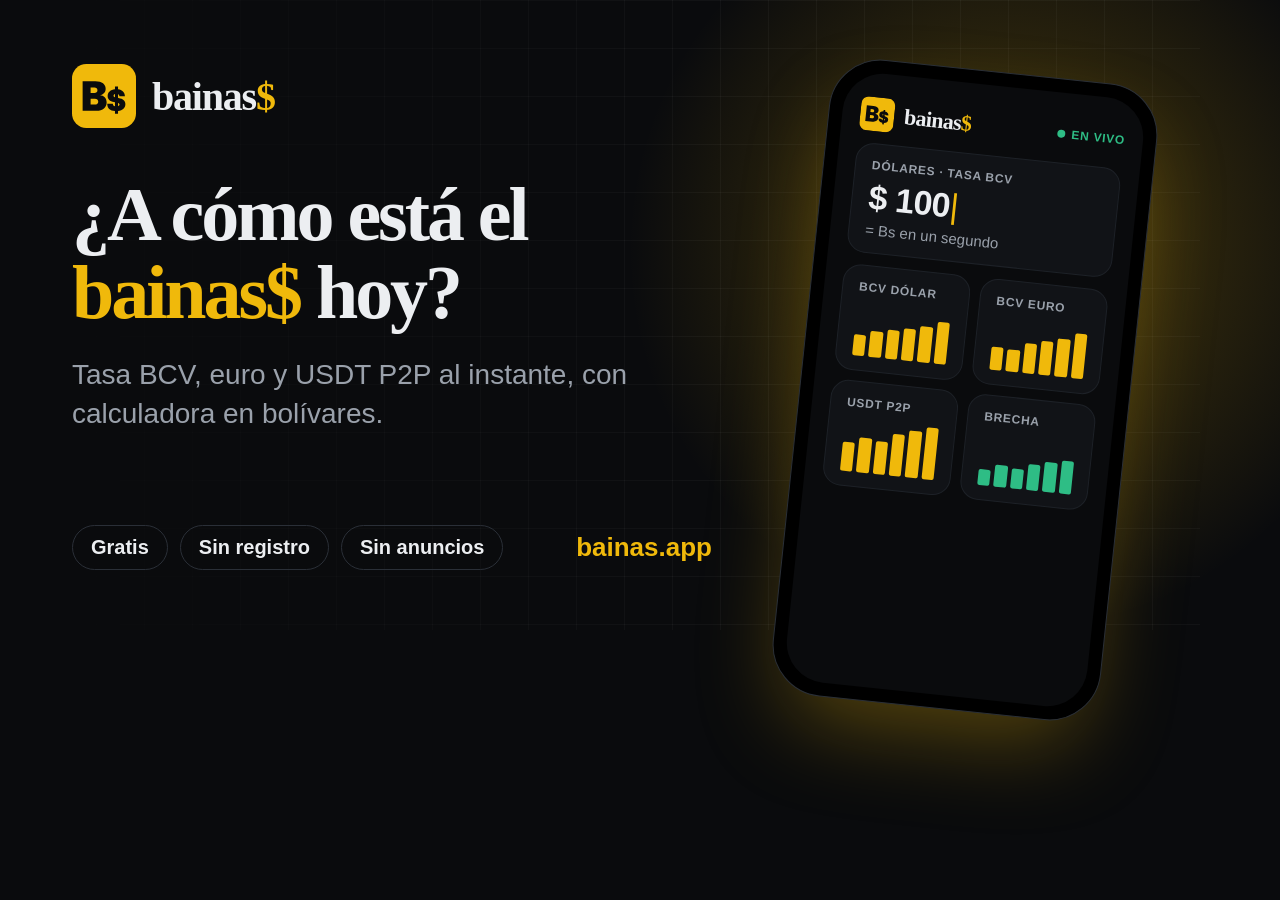
<file: branding/og-image.html>
<!DOCTYPE html><html><head><meta charset="utf-8"><style>
*{box-sizing:border-box;margin:0}
body{width:1200px;height:630px;overflow:hidden;background:#0a0b0d;font-family:Inter,sans-serif;color:#eceef1;position:relative}
.glow{position:absolute;width:900px;height:900px;right:-260px;top:-200px;background:radial-gradient(circle,rgba(240,185,11,.28),transparent 60%)}
.grid{position:absolute;inset:0;background-image:linear-gradient(rgba(255,255,255,.035) 1px,transparent 1px),linear-gradient(90deg,rgba(255,255,255,.035) 1px,transparent 1px);background-size:48px 48px;mask-image:linear-gradient(90deg,transparent,#000 60%)}
.l{position:absolute;left:72px;top:64px;bottom:60px;width:640px;display:flex;flex-direction:column}
.brand{display:flex;align-items:center;gap:16px}
.word{font-family:"Inter Display",Inter;font-weight:900;letter-spacing:-.03em;font-size:40px}
.y{color:#f0b90b}
h1{margin-top:48px;font-family:"Inter Display",Inter;font-weight:900;font-size:76px;line-height:1.02;letter-spacing:-.04em}
p{margin-top:24px;font-size:28px;line-height:1.4;color:#9aa1ab;font-weight:500}
.foot{margin-top:auto;display:flex;align-items:center;gap:12px}
.pill{font-size:20px;font-weight:700;padding:10px 18px;border-radius:999px;border:1.5px solid #2a2f37;color:#eceef1}
.url{margin-left:auto;font-size:26px;font-weight:800;color:#f0b90b}
.phone{position:absolute;right:70px;top:70px;width:330px;height:640px;background:#000;border:1.5px solid #2a2f37;border-radius:52px;padding:13px;transform:rotate(6deg);box-shadow:0 40px 90px -20px rgba(240,185,11,.35)}
.scr{height:100%;border-radius:40px;background:#0a0b0d;padding:24px 18px;display:flex;flex-direction:column;gap:12px}
.hd{display:flex;align-items:center;justify-content:space-between}
.hd .word{font-size:22px}
.live{font-size:12px;font-weight:800;color:#2ebd85;letter-spacing:.06em;display:flex;align-items:center;gap:6px}
.live i{width:8px;height:8px;border-radius:50%;background:#2ebd85}
.card{background:#111317;border:1px solid #1d2127;border-radius:18px;padding:14px 16px}
.lab{font-size:12px;font-weight:800;color:#9aa1ab;letter-spacing:.06em}
.big{font-size:34px;font-weight:800;margin-top:6px;letter-spacing:-.02em}
.row{display:grid;grid-template-columns:1fr 1fr;gap:10px}
.bars{display:flex;align-items:flex-end;gap:4px;height:52px;margin-top:10px}
.bars b{flex:1;background:#f0b90b;border-radius:2px}
</style></head><body>
<div class="glow"></div><div class="grid"></div>
<div class="l">
 <div class="brand"><svg width="64" height="64" viewBox="0 0 1024 1024"><rect width="1024" height="1024" rx="230.4" fill="#F0B90B"></rect><path fill="#0A0B0D" d="M169.97 747.52H391.9C494.01 747.52 554.39 691.25 554.39 614.11C554.39 547.72 508.24 502.2 447.54 499.99V499.35C502.23 488.92 538.59 448.77 538.59 394.08C538.59 325.48 481.68 276.48 374.2 276.48H169.97ZM297.69 648.89V555.94H367.24C399.17 555.94 419.72 574.28 419.72 602.41C419.72 630.55 399.17 648.89 367.24 648.89ZM297.69 463V375.11H359.34C388.42 375.11 407.08 392.5 407.08 419.06C407.08 445.61 388.42 463 359.34 463Z"></path><path fill="#0A0B0D" d="M687.64 797.14H736.35V751.84C811.69 744.33 854.03 705.18 854.03 641.45C854.03 587.28 821.02 557.23 743.18 542.89L736.35 541.53V482.57C750 488.72 758.43 500.33 760.02 515.81H846.97C844.92 452.76 804.41 412.7 736.35 404.5V358.75H687.64V403.82C616.85 410.87 570.19 452.53 570.19 511.25C570.19 561.56 605.7 596.38 671.25 608.9L687.64 612.09V675.37C666.92 669.68 654.41 655.34 653.27 634.62H563.81C563.81 704.73 607.52 745.93 687.64 752.07ZM736.35 674.68V623.47C752.74 629.61 760.48 637.58 760.48 648.51C760.48 660.57 751.37 669.9 736.35 674.68ZM687.64 530.83C672.39 525.14 665.33 517.63 665.33 506.7C665.33 495.09 673.98 485.99 687.64 481.21Z"></path></svg><span class="word">bainas<span class="y">$</span></span></div>
 <h1>¿A cómo está el <span class="y">bainas$</span> hoy?</h1>
 <p>Tasa BCV, euro y USDT P2P al instante, con calculadora en bolívares.</p>
 <div class="foot"><span class="pill">Gratis</span><span class="pill">Sin registro</span><span class="pill">Sin anuncios</span><span class="url">bainas.app</span></div>
</div>
<div class="phone"><div class="scr">
 <div class="hd"><span class="brand" style="gap:10px"><svg width="34" height="34" viewBox="0 0 1024 1024"><rect width="1024" height="1024" rx="230.4" fill="#F0B90B"></rect><path fill="#0A0B0D" d="M169.97 747.52H391.9C494.01 747.52 554.39 691.25 554.39 614.11C554.39 547.72 508.24 502.2 447.54 499.99V499.35C502.23 488.92 538.59 448.77 538.59 394.08C538.59 325.48 481.68 276.48 374.2 276.48H169.97ZM297.69 648.89V555.94H367.24C399.17 555.94 419.72 574.28 419.72 602.41C419.72 630.55 399.17 648.89 367.24 648.89ZM297.69 463V375.11H359.34C388.42 375.11 407.08 392.5 407.08 419.06C407.08 445.61 388.42 463 359.34 463Z"></path><path fill="#0A0B0D" d="M687.64 797.14H736.35V751.84C811.69 744.33 854.03 705.18 854.03 641.45C854.03 587.28 821.02 557.23 743.18 542.89L736.35 541.53V482.57C750 488.72 758.43 500.33 760.02 515.81H846.97C844.92 452.76 804.41 412.7 736.35 404.5V358.75H687.64V403.82C616.85 410.87 570.19 452.53 570.19 511.25C570.19 561.56 605.7 596.38 671.25 608.9L687.64 612.09V675.37C666.92 669.68 654.41 655.34 653.27 634.62H563.81C563.81 704.73 607.52 745.93 687.64 752.07ZM736.35 674.68V623.47C752.74 629.61 760.48 637.58 760.48 648.51C760.48 660.57 751.37 669.9 736.35 674.68ZM687.64 530.83C672.39 525.14 665.33 517.63 665.33 506.7C665.33 495.09 673.98 485.99 687.64 481.21Z"></path></svg><span class="word">bainas<span class="y">$</span></span></span><span class="live"><i></i>EN VIVO</span></div>
 <div class="card"><div class="lab">DÓLARES · TASA BCV</div><div class="big">$ 100<span class="y" style="font-weight:400">|</span></div><div style="font-size:15px;color:#9aa1ab;margin-top:4px">= Bs en un segundo</div></div>
 <div class="row">
  <div class="card"><div class="lab">BCV DÓLAR</div><div class="bars"><b style="height:40%"></b><b style="height:50%"></b><b style="height:55%"></b><b style="height:62%"></b><b style="height:70%"></b><b style="height:80%"></b></div></div>
  <div class="card"><div class="lab">BCV EURO</div><div class="bars"><b style="height:45%"></b><b style="height:42%"></b><b style="height:58%"></b><b style="height:66%"></b><b style="height:74%"></b><b style="height:86%"></b></div></div>
  <div class="card"><div class="lab">USDT P2P</div><div class="bars"><b style="height:55%"></b><b style="height:68%"></b><b style="height:64%"></b><b style="height:80%"></b><b style="height:90%"></b><b style="height:100%"></b></div></div>
  <div class="card"><div class="lab">BRECHA</div><div class="bars"><b style="height:30%;background:#2ebd85"></b><b style="height:42%;background:#2ebd85"></b><b style="height:38%;background:#2ebd85"></b><b style="height:50%;background:#2ebd85"></b><b style="height:58%;background:#2ebd85"></b><b style="height:64%;background:#2ebd85"></b></div></div>
 </div>
</div></div>
</body></html>
</file>
